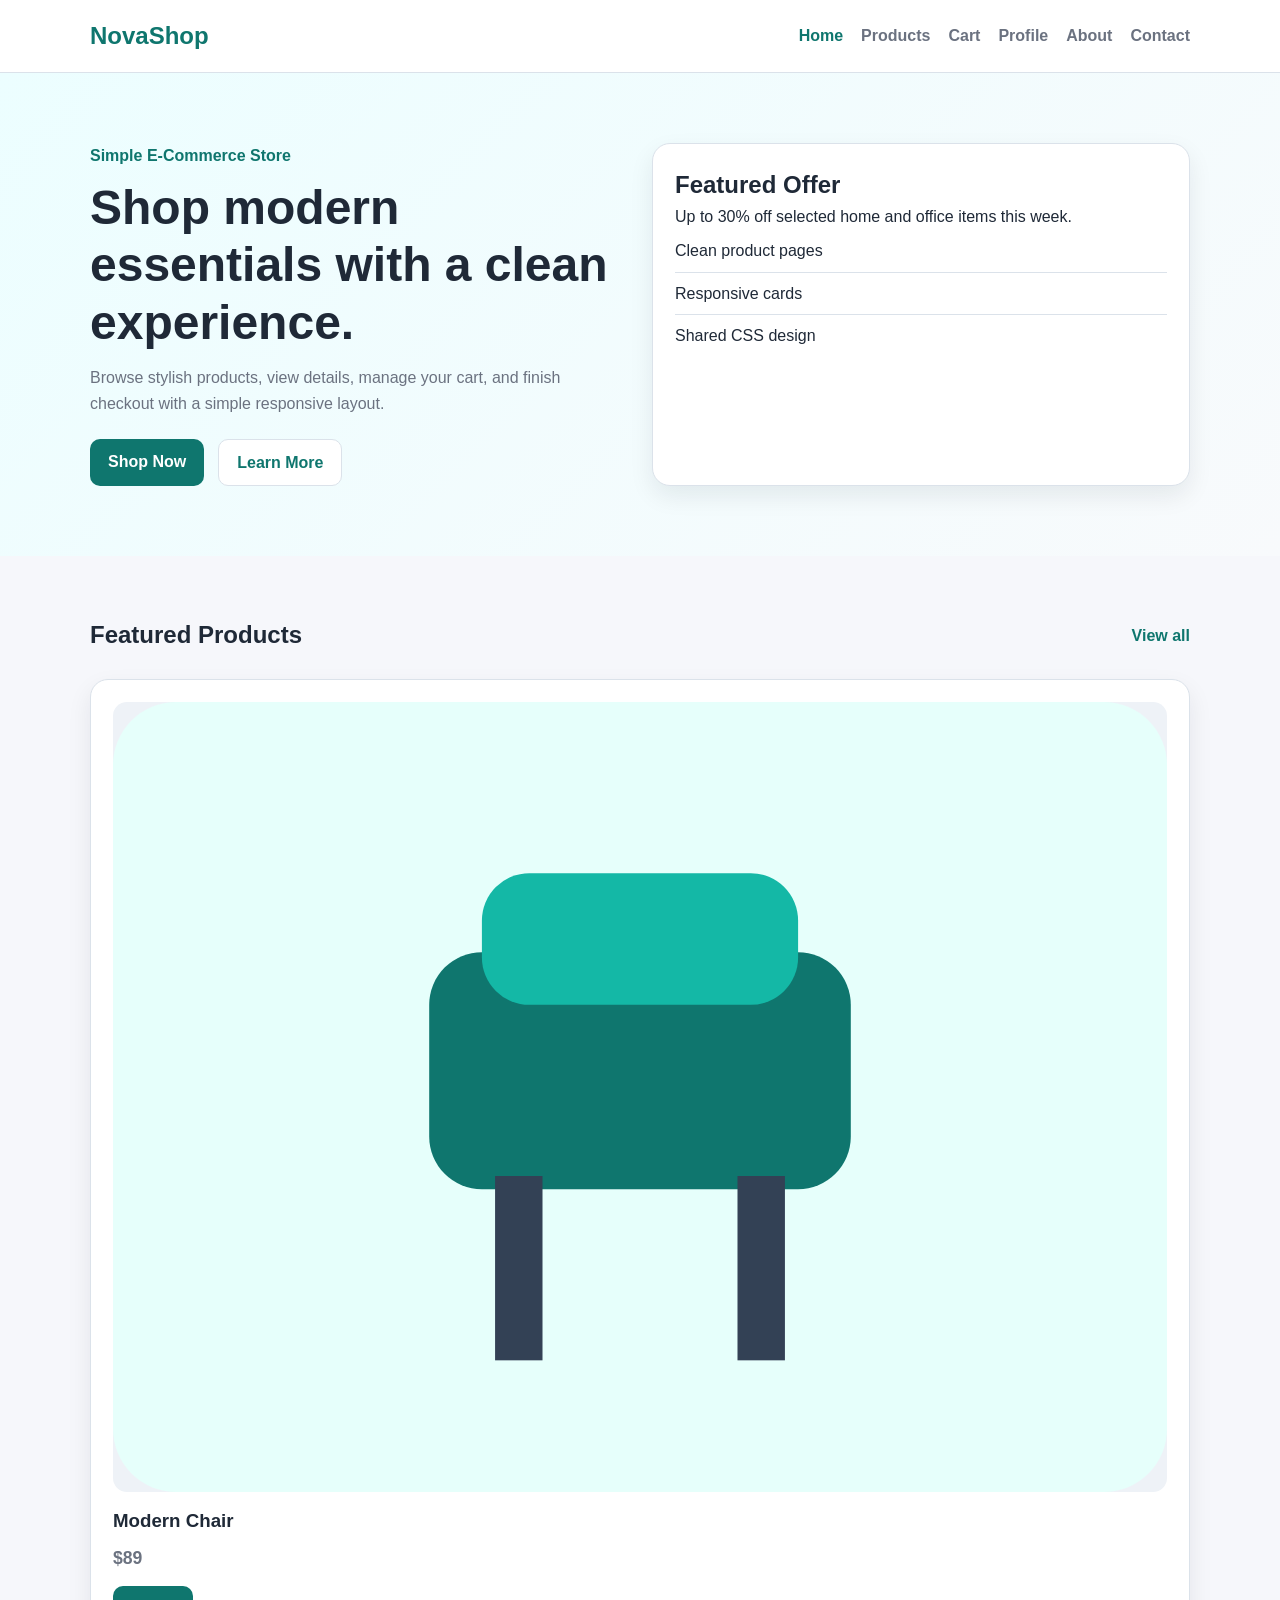
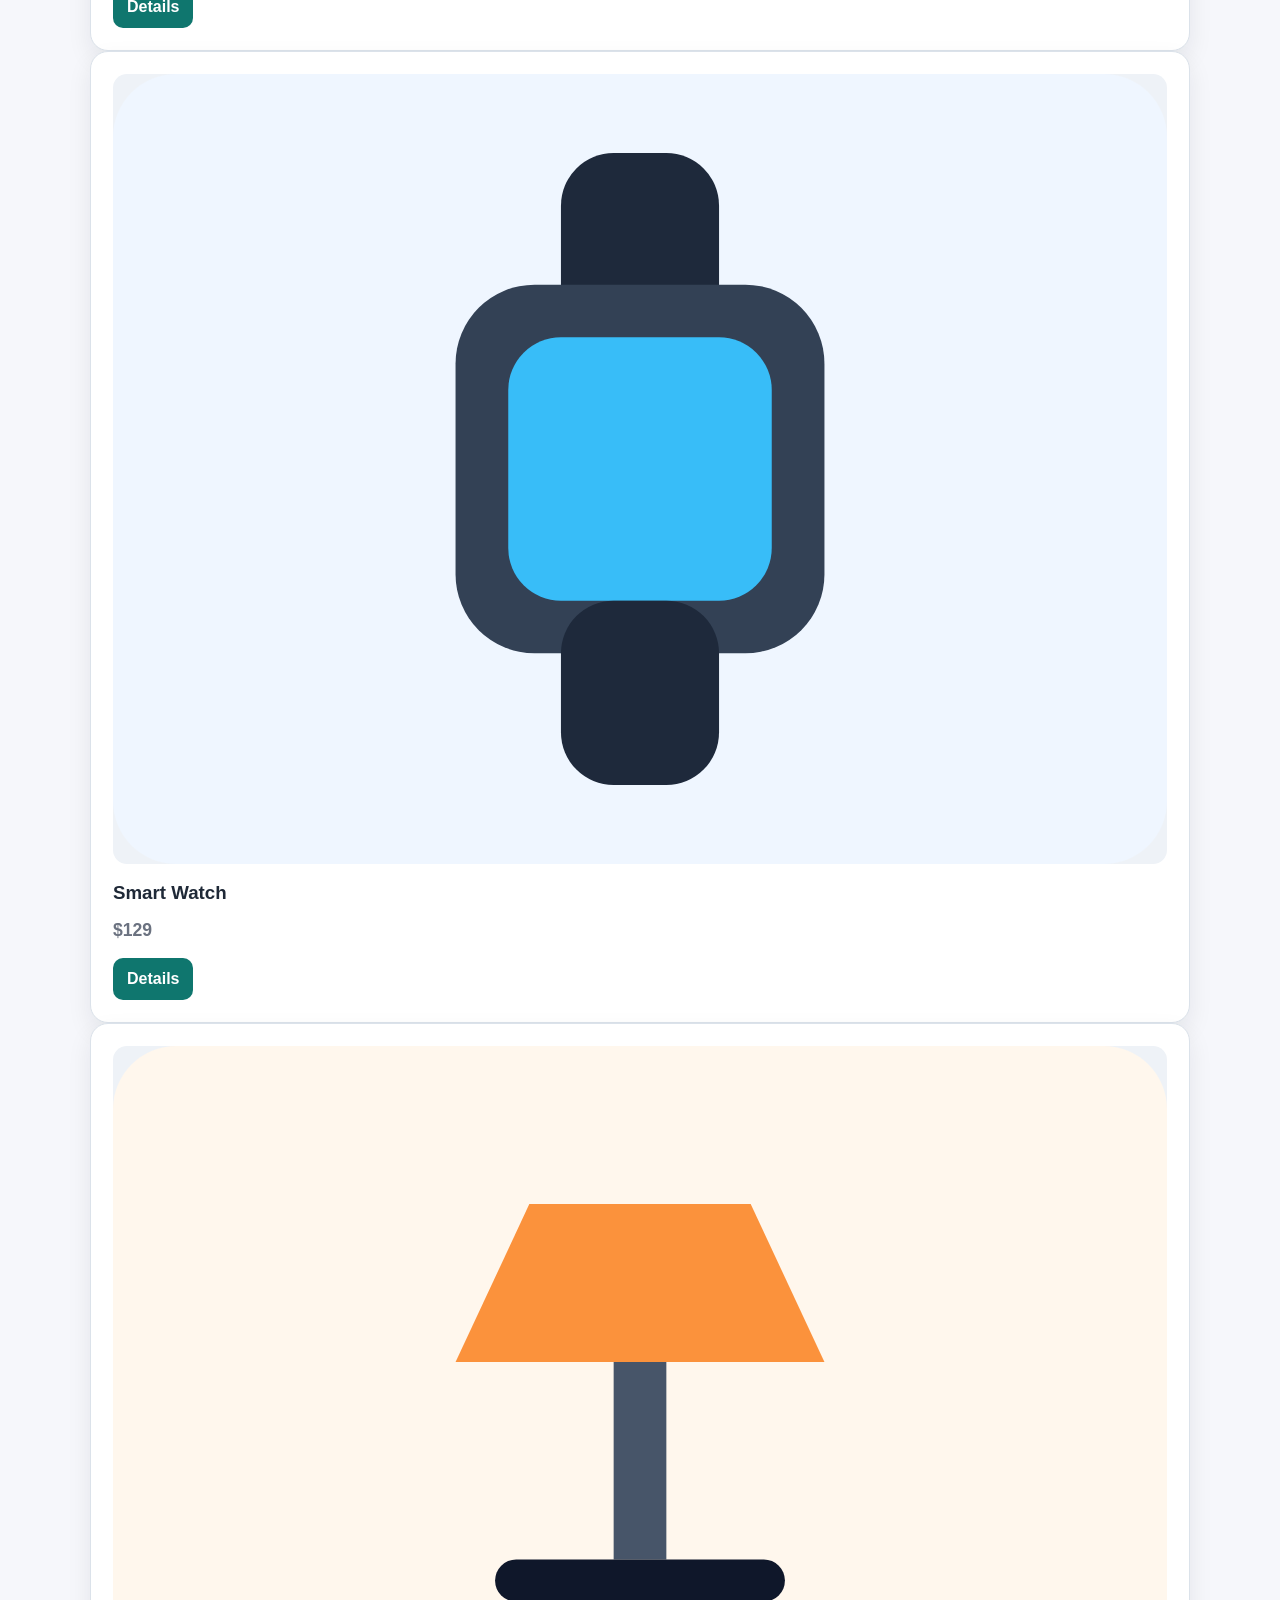
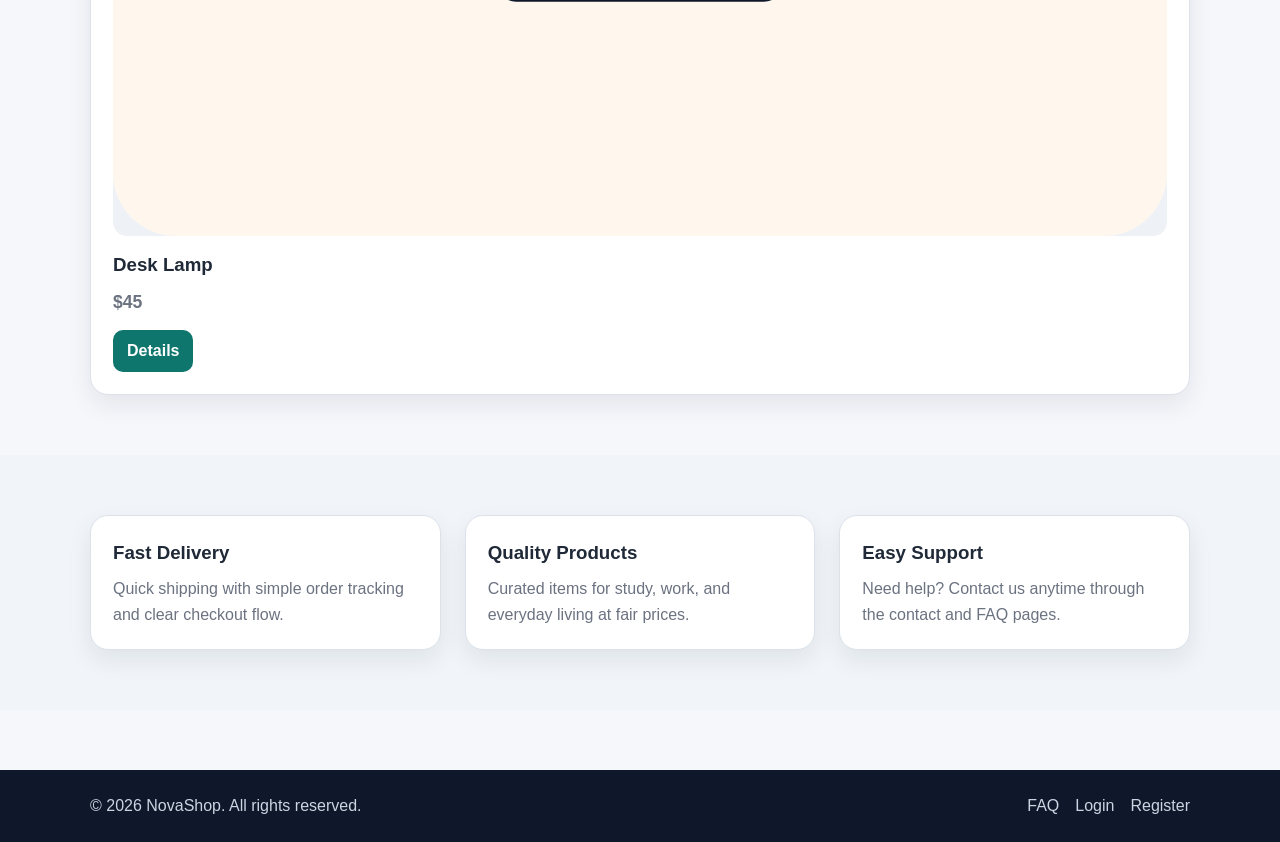
<file: ProjectFrontEnd/index.html>
<!DOCTYPE html>
<html lang="en">
<head>
  <meta charset="UTF-8">
  <meta name="viewport" content="width=device-width, initial-scale=1.0">
  <title>NovaShop | Home</title>
  <link rel="stylesheet" href="css/style.css">
</head>
<body>
  <!-- Main navigation -->
  <header class="site-header">
    <nav class="navbar container">
      <a class="logo" href="index.html">NovaShop</a>
      <div class="nav-links">
        <a href="index.html" class="active">Home</a>
        <a href="pages/products.html">Products</a>
        <a href="pages/cart.html">Cart</a>
        <a href="pages/profile.html">Profile</a>
        <a href="pages/about.html">About</a>
        <a href="pages/contact.html">Contact</a>
      </div>
    </nav>
  </header>

  <main>
    <!-- Hero section -->
    <section class="hero">
      <div class="container hero-grid">
        <div>
          <p class="tag">Simple E-Commerce Store</p>
          <h1>Shop modern essentials with a clean experience.</h1>
          <p class="lead">Browse stylish products, view details, manage your cart, and finish checkout with a simple responsive layout.</p>
          <div class="hero-actions">
            <a class="btn" href="pages/products.html">Shop Now</a>
            <a class="btn btn-light" href="pages/about.html">Learn More</a>
          </div>
        </div>
        <div class="hero-card">
          <h2>Featured Offer</h2>
          <p>Up to 30% off selected home and office items this week.</p>
          <ul class="feature-list">
            <li>Clean product pages</li>
            <li>Responsive cards</li>
            <li>Shared CSS design</li>
          </ul>
        </div>
      </div>
    </section>

    <!-- Featured products -->
    <section class="section container">
      <div class="section-head">
        <h2>Featured Products</h2>
        <a href="pages/products.html">View all</a>
      </div>
      <div class="product-grid">
        <article class="card product-card">
          <img src="images/chair.svg" alt="Modern chair">
          <h3>Modern Chair</h3>
          <p class="price">$89</p>
          <a class="btn small-btn" href="pages/product-details.html">Details</a>
        </article>
        <article class="card product-card">
          <img src="images/watch.svg" alt="Smart watch">
          <h3>Smart Watch</h3>
          <p class="price">$129</p>
          <a class="btn small-btn" href="pages/product-details.html">Details</a>
        </article>
        <article class="card product-card">
          <img src="images/lamp.svg" alt="Desk lamp">
          <h3>Desk Lamp</h3>
          <p class="price">$45</p>
          <a class="btn small-btn" href="pages/product-details.html">Details</a>
        </article>
      </div>
    </section>

    <!-- Benefits section -->
    <section class="section section-light">
      <div class="container info-grid">
        <article class="card">
          <h3>Fast Delivery</h3>
          <p>Quick shipping with simple order tracking and clear checkout flow.</p>
        </article>
        <article class="card">
          <h3>Quality Products</h3>
          <p>Curated items for study, work, and everyday living at fair prices.</p>
        </article>
        <article class="card">
          <h3>Easy Support</h3>
          <p>Need help? Contact us anytime through the contact and FAQ pages.</p>
        </article>
      </div>
    </section>
  </main>

  <footer class="site-footer">
    <div class="container footer-content">
      <p>&copy; 2026 NovaShop. All rights reserved.</p>
      <div class="footer-links">
        <a href="pages/faq.html">FAQ</a>
        <a href="pages/login.html">Login</a>
        <a href="pages/register.html">Register</a>
      </div>
    </div>
  </footer>
</body>
</html>
</file>
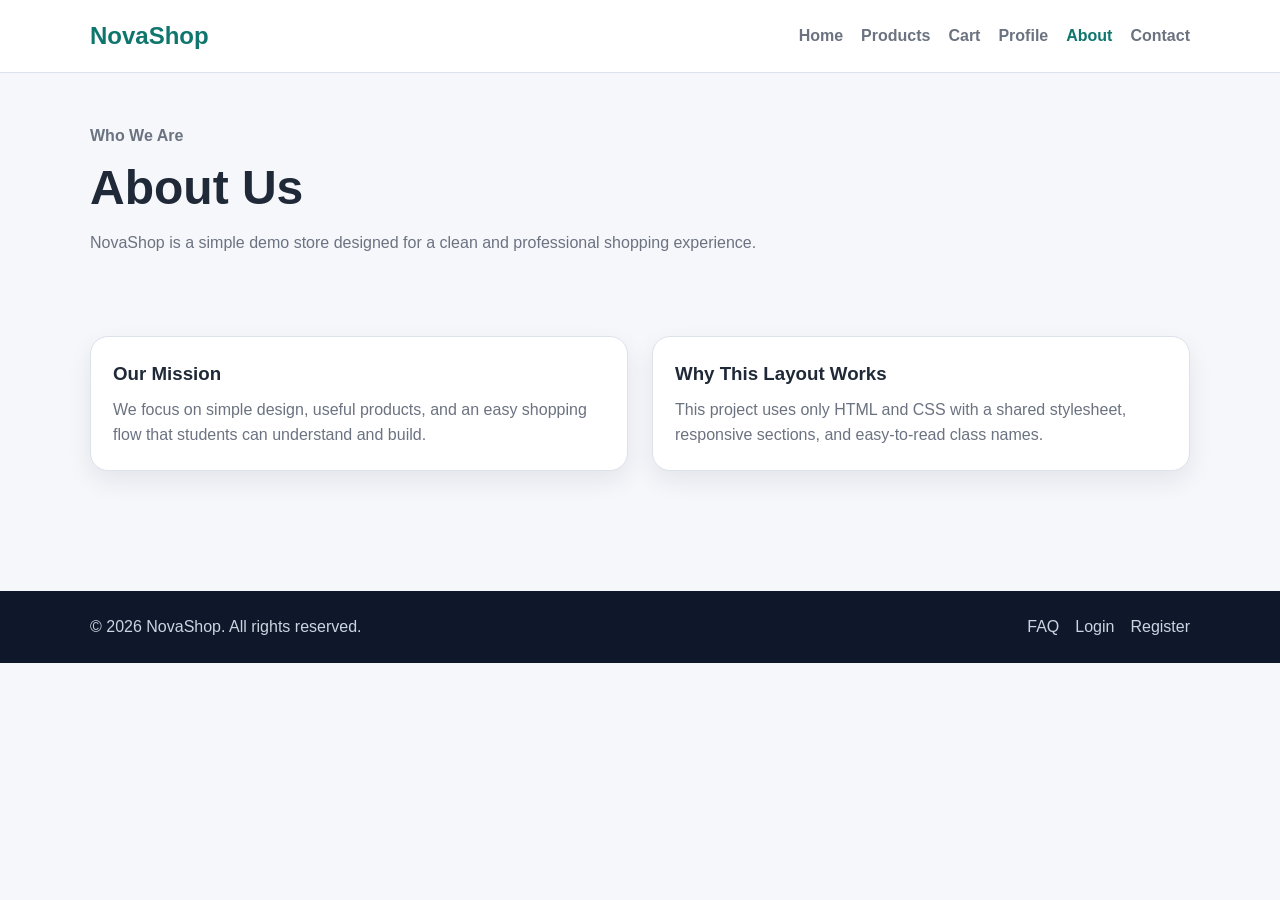
<file: ProjectFrontEnd/pages/about.html>
<!DOCTYPE html>
<html lang="en">
<head>
  <meta charset="UTF-8">
  <meta name="viewport" content="width=device-width, initial-scale=1.0">
  <title>NovaShop | About</title>
  <link rel="stylesheet" href="../css/style.css">
</head>
<body>
  <header class="site-header">
    <nav class="navbar container">
      <a class="logo" href="../index.html">NovaShop</a>
      <div class="nav-links">
        <a href="../index.html">Home</a>
        <a href="products.html">Products</a>
        <a href="cart.html">Cart</a>
        <a href="profile.html">Profile</a>
        <a href="about.html" class="active">About</a>
        <a href="contact.html">Contact</a>
      </div>
    </nav>
  </header>

  <main class="container">
    <section class="page-banner">
      <p class="page-tag">Who We Are</p>
      <h1>About Us</h1>
      <p>NovaShop is a simple demo store designed for a clean and professional shopping experience.</p>
    </section>

    <section class="two-column section">
      <article class="card">
        <h3>Our Mission</h3>
        <p>We focus on simple design, useful products, and an easy shopping flow that students can understand and build.</p>
      </article>
      <article class="card">
        <h3>Why This Layout Works</h3>
        <p>This project uses only HTML and CSS with a shared stylesheet, responsive sections, and easy-to-read class names.</p>
      </article>
    </section>
  </main>

  <footer class="site-footer">
    <div class="container footer-content">
      <p>&copy; 2026 NovaShop. All rights reserved.</p>
      <div class="footer-links">
        <a href="faq.html">FAQ</a>
        <a href="login.html">Login</a>
        <a href="register.html">Register</a>
      </div>
    </div>
  </footer>
</body>
</html>
</file>
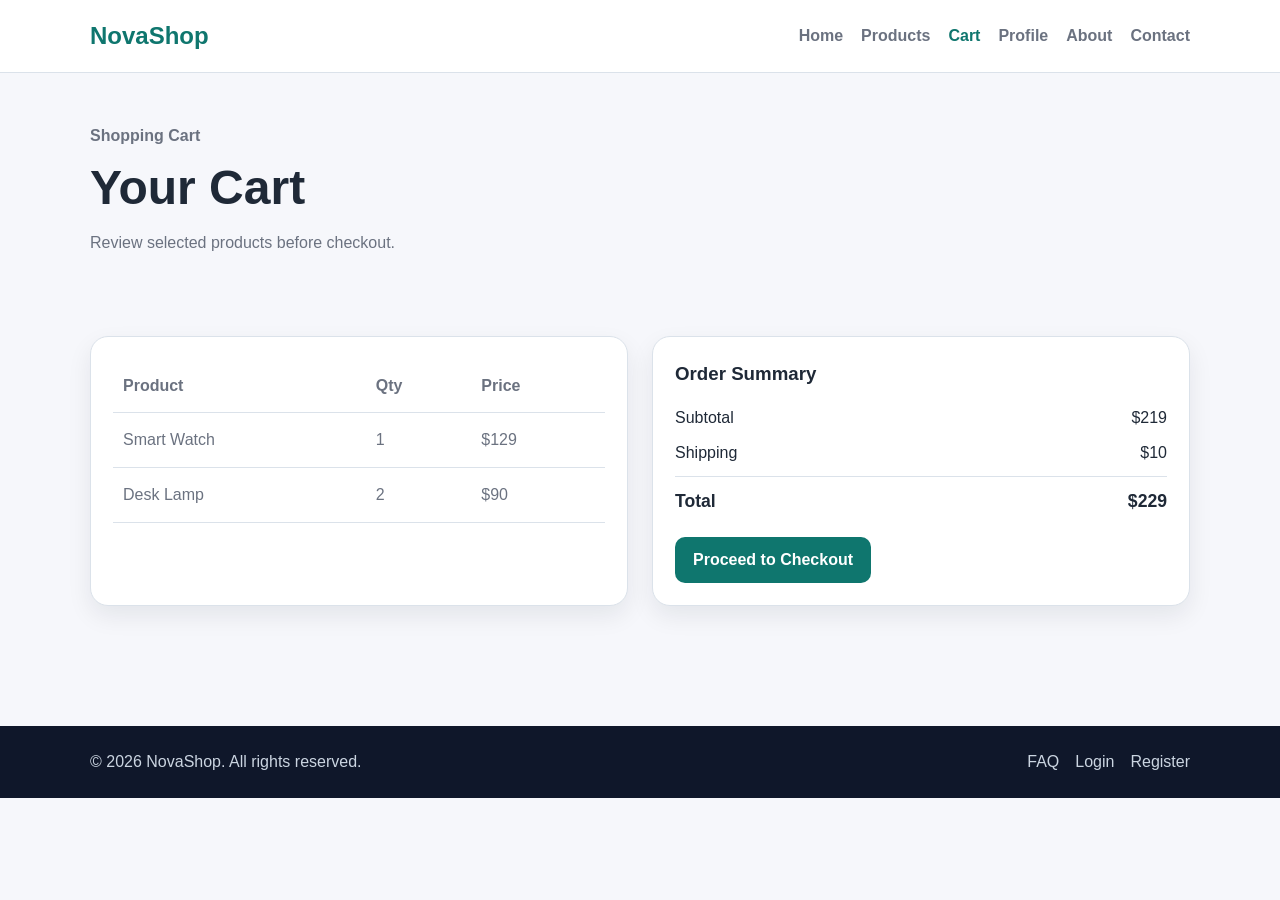
<file: ProjectFrontEnd/pages/cart.html>
<!DOCTYPE html>
<html lang="en">
<head>
  <meta charset="UTF-8">
  <meta name="viewport" content="width=device-width, initial-scale=1.0">
  <title>NovaShop | Cart</title>
  <link rel="stylesheet" href="../css/style.css">
</head>
<body>
  <header class="site-header">
    <nav class="navbar container">
      <a class="logo" href="../index.html">NovaShop</a>
      <div class="nav-links">
        <a href="../index.html">Home</a>
        <a href="products.html">Products</a>
        <a href="cart.html" class="active">Cart</a>
        <a href="profile.html">Profile</a>
        <a href="about.html">About</a>
        <a href="contact.html">Contact</a>
      </div>
    </nav>
  </header>

  <main class="container">
    <section class="page-banner">
      <p class="page-tag">Shopping Cart</p>
      <h1>Your Cart</h1>
      <p>Review selected products before checkout.</p>
    </section>

    <section class="two-column section">
      <div class="table-box">
        <table>
          <thead>
            <tr>
              <th>Product</th>
              <th>Qty</th>
              <th>Price</th>
            </tr>
          </thead>
          <tbody>
            <tr>
              <td>Smart Watch</td>
              <td>1</td>
              <td>$129</td>
            </tr>
            <tr>
              <td>Desk Lamp</td>
              <td>2</td>
              <td>$90</td>
            </tr>
          </tbody>
        </table>
      </div>

      <aside class="summary-box">
        <h3>Order Summary</h3>
        <div class="summary-line">
          <span>Subtotal</span>
          <span>$219</span>
        </div>
        <div class="summary-line">
          <span>Shipping</span>
          <span>$10</span>
        </div>
        <div class="summary-line summary-total">
          <span>Total</span>
          <span>$229</span>
        </div>
        <div class="action-row">
          <a class="btn" href="checkout.html">Proceed to Checkout</a>
        </div>
      </aside>
    </section>
  </main>

  <footer class="site-footer">
    <div class="container footer-content">
      <p>&copy; 2026 NovaShop. All rights reserved.</p>
      <div class="footer-links">
        <a href="faq.html">FAQ</a>
        <a href="login.html">Login</a>
        <a href="register.html">Register</a>
      </div>
    </div>
  </footer>
</body>
</html>
</file>
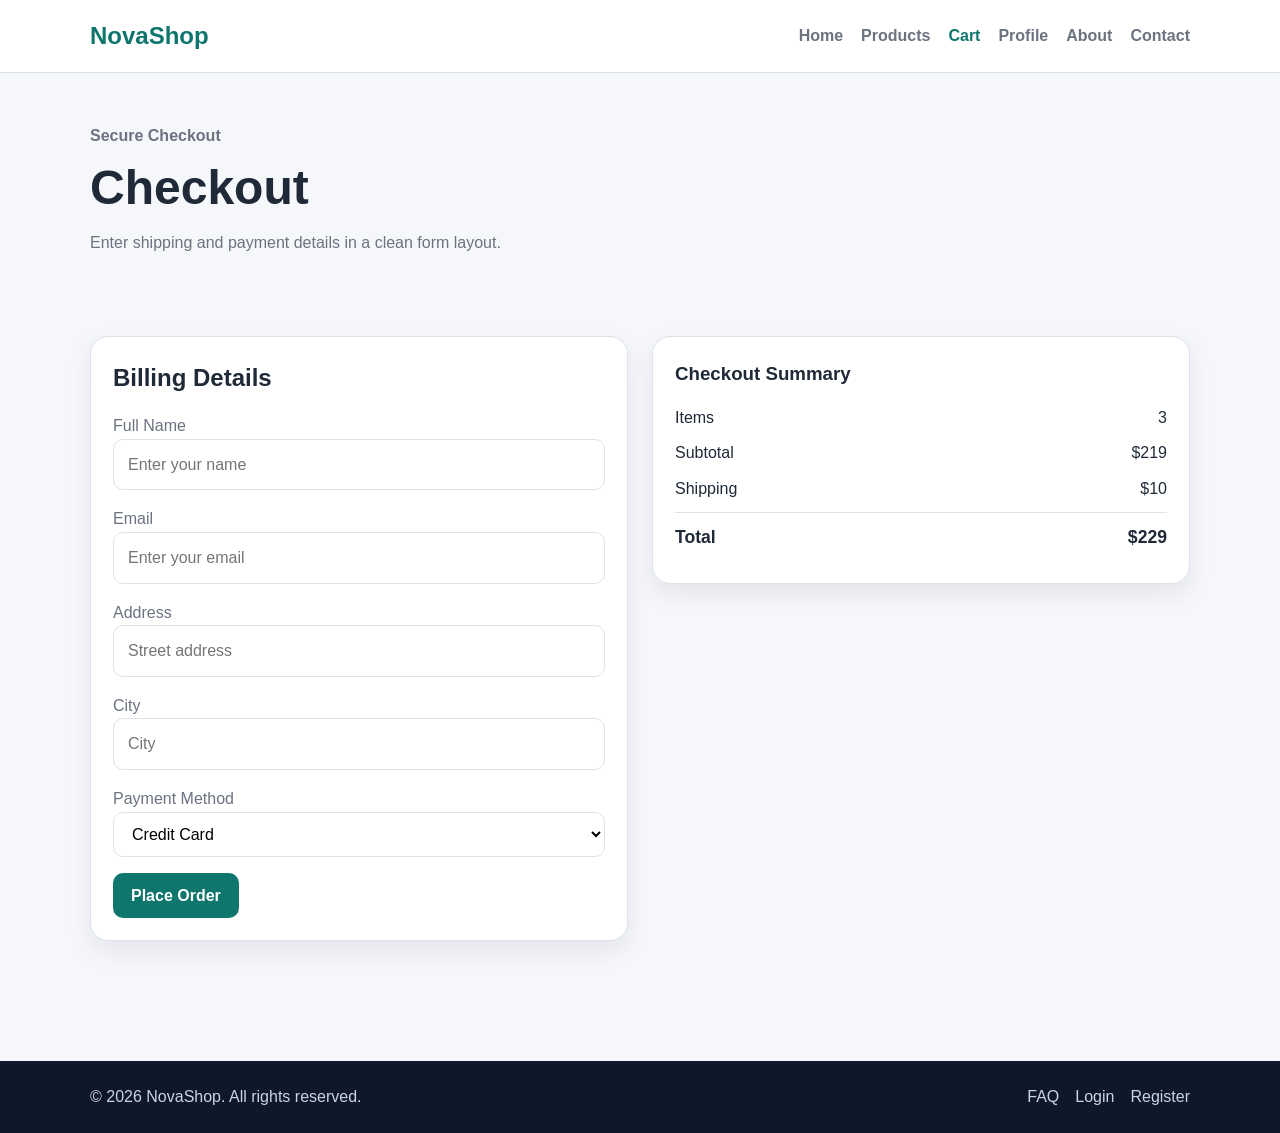
<file: ProjectFrontEnd/pages/checkout.html>
<!DOCTYPE html>
<html lang="en">
<head>
  <meta charset="UTF-8">
  <meta name="viewport" content="width=device-width, initial-scale=1.0">
  <title>NovaShop | Checkout</title>
  <link rel="stylesheet" href="../css/style.css">
</head>
<body>
  <header class="site-header">
    <nav class="navbar container">
      <a class="logo" href="../index.html">NovaShop</a>
      <div class="nav-links">
        <a href="../index.html">Home</a>
        <a href="products.html">Products</a>
        <a href="cart.html" class="active">Cart</a>
        <a href="profile.html">Profile</a>
        <a href="about.html">About</a>
        <a href="contact.html">Contact</a>
      </div>
    </nav>
  </header>

  <main class="container">
    <section class="page-banner">
      <p class="page-tag">Secure Checkout</p>
      <h1>Checkout</h1>
      <p>Enter shipping and payment details in a clean form layout.</p>
    </section>

    <section class="form-layout section">
      <form class="form-box">
        <h2>Billing Details</h2>
        <div class="field-group">
          <label for="name">Full Name</label>
          <input id="name" type="text" placeholder="Enter your name">
        </div>
        <div class="field-group">
          <label for="email">Email</label>
          <input id="email" type="email" placeholder="Enter your email">
        </div>
        <div class="field-group">
          <label for="address">Address</label>
          <input id="address" type="text" placeholder="Street address">
        </div>
        <div class="field-group">
          <label for="city">City</label>
          <input id="city" type="text" placeholder="City">
        </div>
        <div class="field-group">
          <label for="payment">Payment Method</label>
          <select id="payment">
            <option>Credit Card</option>
            <option>Cash on Delivery</option>
          </select>
        </div>
        <a class="btn" href="orders.html">Place Order</a>
      </form>

      <aside class="summary-box">
        <h3>Checkout Summary</h3>
        <div class="summary-line">
          <span>Items</span>
          <span>3</span>
        </div>
        <div class="summary-line">
          <span>Subtotal</span>
          <span>$219</span>
        </div>
        <div class="summary-line">
          <span>Shipping</span>
          <span>$10</span>
        </div>
        <div class="summary-line summary-total">
          <span>Total</span>
          <span>$229</span>
        </div>
      </aside>
    </section>
  </main>

  <footer class="site-footer">
    <div class="container footer-content">
      <p>&copy; 2026 NovaShop. All rights reserved.</p>
      <div class="footer-links">
        <a href="faq.html">FAQ</a>
        <a href="login.html">Login</a>
        <a href="register.html">Register</a>
      </div>
    </div>
  </footer>
</body>
</html>
</file>
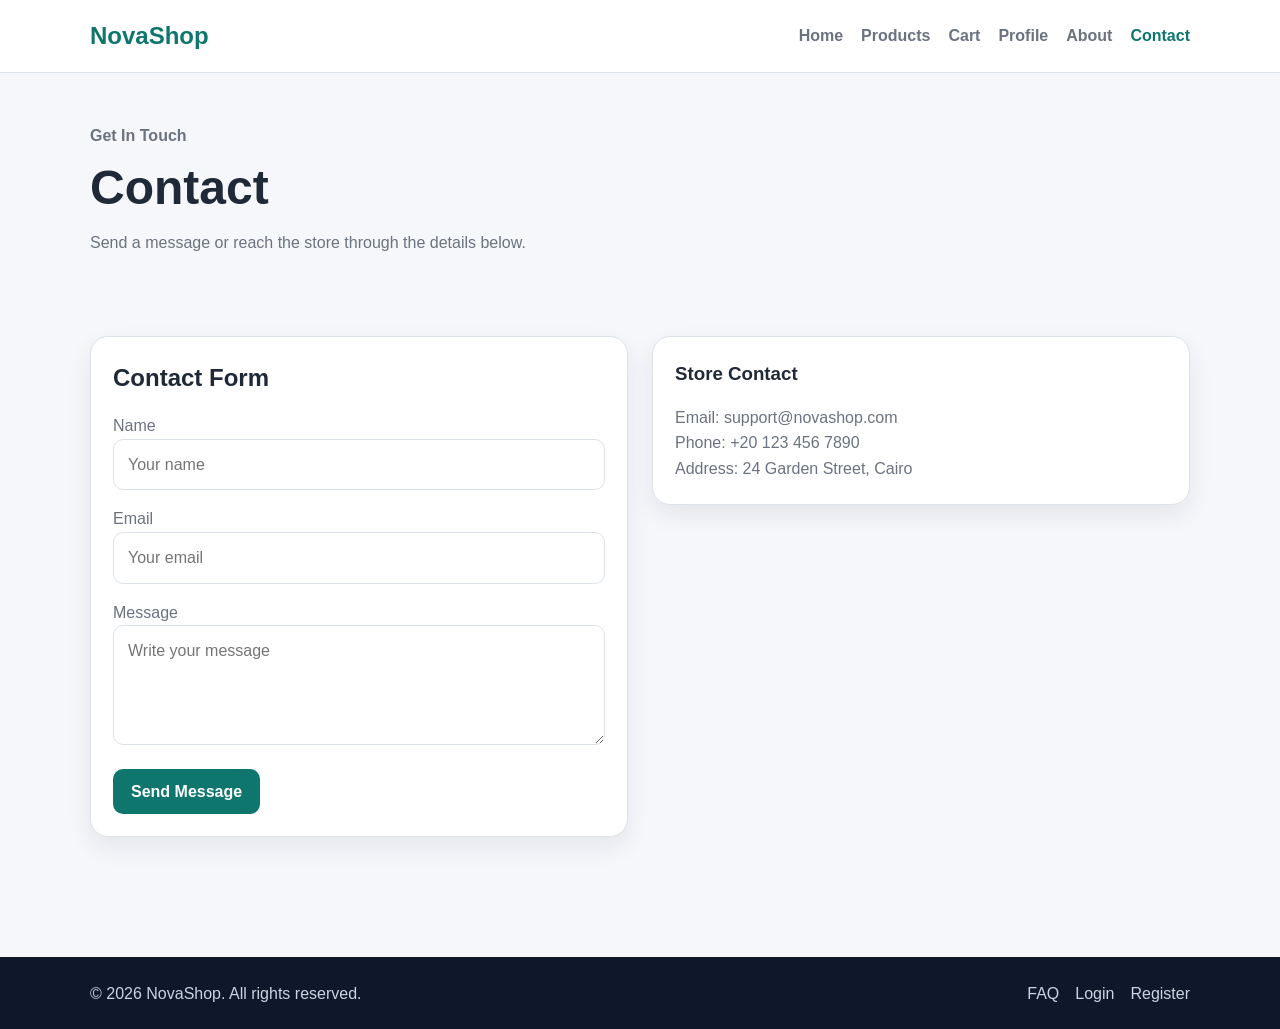
<file: ProjectFrontEnd/pages/contact.html>
<!DOCTYPE html>
<html lang="en">
<head>
  <meta charset="UTF-8">
  <meta name="viewport" content="width=device-width, initial-scale=1.0">
  <title>NovaShop | Contact</title>
  <link rel="stylesheet" href="../css/style.css">
</head>
<body>
  <header class="site-header">
    <nav class="navbar container">
      <a class="logo" href="../index.html">NovaShop</a>
      <div class="nav-links">
        <a href="../index.html">Home</a>
        <a href="products.html">Products</a>
        <a href="cart.html">Cart</a>
        <a href="profile.html">Profile</a>
        <a href="about.html">About</a>
        <a href="contact.html" class="active">Contact</a>
      </div>
    </nav>
  </header>

  <main class="container">
    <section class="page-banner">
      <p class="page-tag">Get In Touch</p>
      <h1>Contact</h1>
      <p>Send a message or reach the store through the details below.</p>
    </section>

    <section class="form-layout section">
      <form class="form-box">
        <h2>Contact Form</h2>
        <div class="field-group">
          <label for="contact-name">Name</label>
          <input id="contact-name" type="text" placeholder="Your name">
        </div>
        <div class="field-group">
          <label for="contact-email">Email</label>
          <input id="contact-email" type="email" placeholder="Your email">
        </div>
        <div class="field-group">
          <label for="message">Message</label>
          <textarea id="message" placeholder="Write your message"></textarea>
        </div>
        <a class="btn" href="contact.html">Send Message</a>
      </form>

      <article class="summary-box">
        <h3>Store Contact</h3>
        <p class="muted">Email: support@novashop.com</p>
        <p class="muted">Phone: +20 123 456 7890</p>
        <p class="muted">Address: 24 Garden Street, Cairo</p>
      </article>
    </section>
  </main>

  <footer class="site-footer">
    <div class="container footer-content">
      <p>&copy; 2026 NovaShop. All rights reserved.</p>
      <div class="footer-links">
        <a href="faq.html">FAQ</a>
        <a href="login.html">Login</a>
        <a href="register.html">Register</a>
      </div>
    </div>
  </footer>
</body>
</html>
</file>
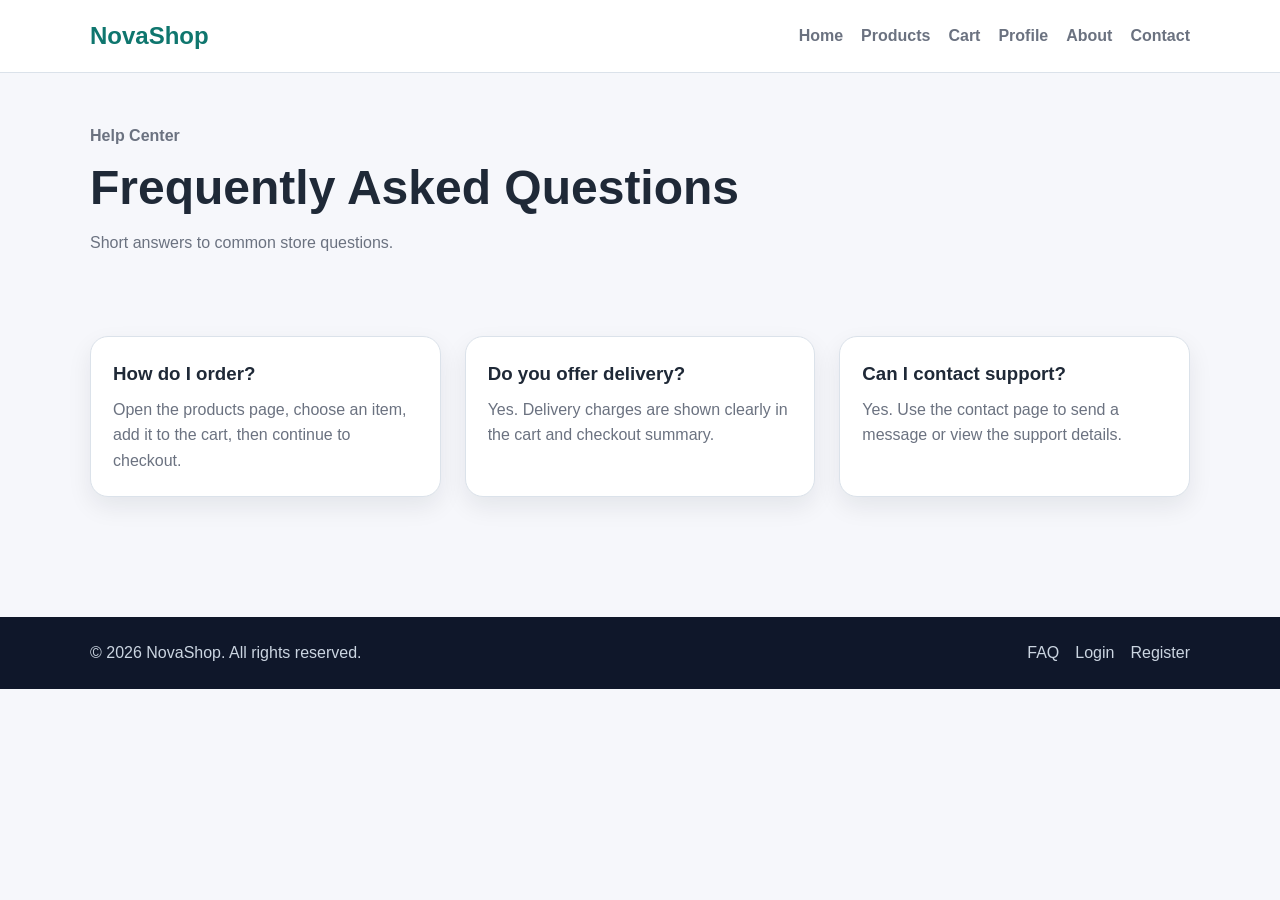
<file: ProjectFrontEnd/pages/faq.html>
<!DOCTYPE html>
<html lang="en">
<head>
  <meta charset="UTF-8">
  <meta name="viewport" content="width=device-width, initial-scale=1.0">
  <title>NovaShop | FAQ</title>
  <link rel="stylesheet" href="../css/style.css">
</head>
<body>
  <header class="site-header">
    <nav class="navbar container">
      <a class="logo" href="../index.html">NovaShop</a>
      <div class="nav-links">
        <a href="../index.html">Home</a>
        <a href="products.html">Products</a>
        <a href="cart.html">Cart</a>
        <a href="profile.html">Profile</a>
        <a href="about.html">About</a>
        <a href="contact.html">Contact</a>
      </div>
    </nav>
  </header>

  <main class="container">
    <section class="page-banner">
      <p class="page-tag">Help Center</p>
      <h1>Frequently Asked Questions</h1>
      <p>Short answers to common store questions.</p>
    </section>

    <section class="info-grid section">
      <article class="card">
        <h3>How do I order?</h3>
        <p>Open the products page, choose an item, add it to the cart, then continue to checkout.</p>
      </article>
      <article class="card">
        <h3>Do you offer delivery?</h3>
        <p>Yes. Delivery charges are shown clearly in the cart and checkout summary.</p>
      </article>
      <article class="card">
        <h3>Can I contact support?</h3>
        <p>Yes. Use the contact page to send a message or view the support details.</p>
      </article>
    </section>
  </main>

  <footer class="site-footer">
    <div class="container footer-content">
      <p>&copy; 2026 NovaShop. All rights reserved.</p>
      <div class="footer-links">
        <a href="faq.html">FAQ</a>
        <a href="login.html">Login</a>
        <a href="register.html">Register</a>
      </div>
    </div>
  </footer>
</body>
</html>
</file>
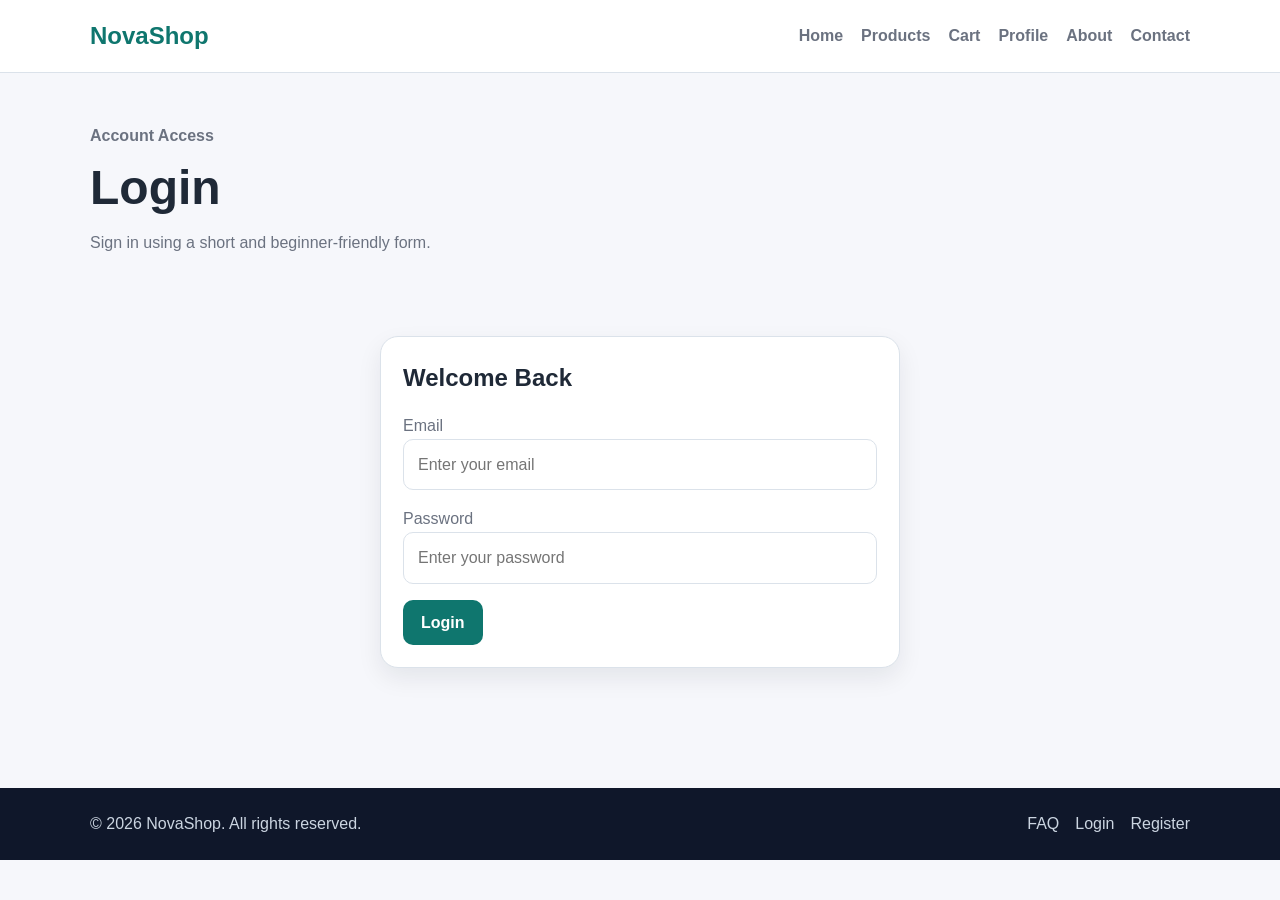
<file: ProjectFrontEnd/pages/login.html>
<!DOCTYPE html>
<html lang="en">
<head>
  <meta charset="UTF-8">
  <meta name="viewport" content="width=device-width, initial-scale=1.0">
  <title>NovaShop | Login</title>
  <link rel="stylesheet" href="../css/style.css">
</head>
<body>
  <header class="site-header">
    <nav class="navbar container">
      <a class="logo" href="../index.html">NovaShop</a>
      <div class="nav-links">
        <a href="../index.html">Home</a>
        <a href="products.html">Products</a>
        <a href="cart.html">Cart</a>
        <a href="profile.html">Profile</a>
        <a href="about.html">About</a>
        <a href="contact.html">Contact</a>
      </div>
    </nav>
  </header>

  <main class="container">
    <section class="page-banner">
      <p class="page-tag">Account Access</p>
      <h1>Login</h1>
      <p>Sign in using a short and beginner-friendly form.</p>
    </section>

    <section class="section">
      <form class="form-box" style="max-width: 520px; margin: 0 auto;">
        <h2>Welcome Back</h2>
        <div class="field-group">
          <label for="login-email">Email</label>
          <input id="login-email" type="email" placeholder="Enter your email">
        </div>
        <div class="field-group">
          <label for="login-password">Password</label>
          <input id="login-password" type="password" placeholder="Enter your password">
        </div>
        <a class="btn" href="profile.html">Login</a>
      </form>
    </section>
  </main>

  <footer class="site-footer">
    <div class="container footer-content">
      <p>&copy; 2026 NovaShop. All rights reserved.</p>
      <div class="footer-links">
        <a href="faq.html">FAQ</a>
        <a href="login.html">Login</a>
        <a href="register.html">Register</a>
      </div>
    </div>
  </footer>
</body>
</html>
</file>
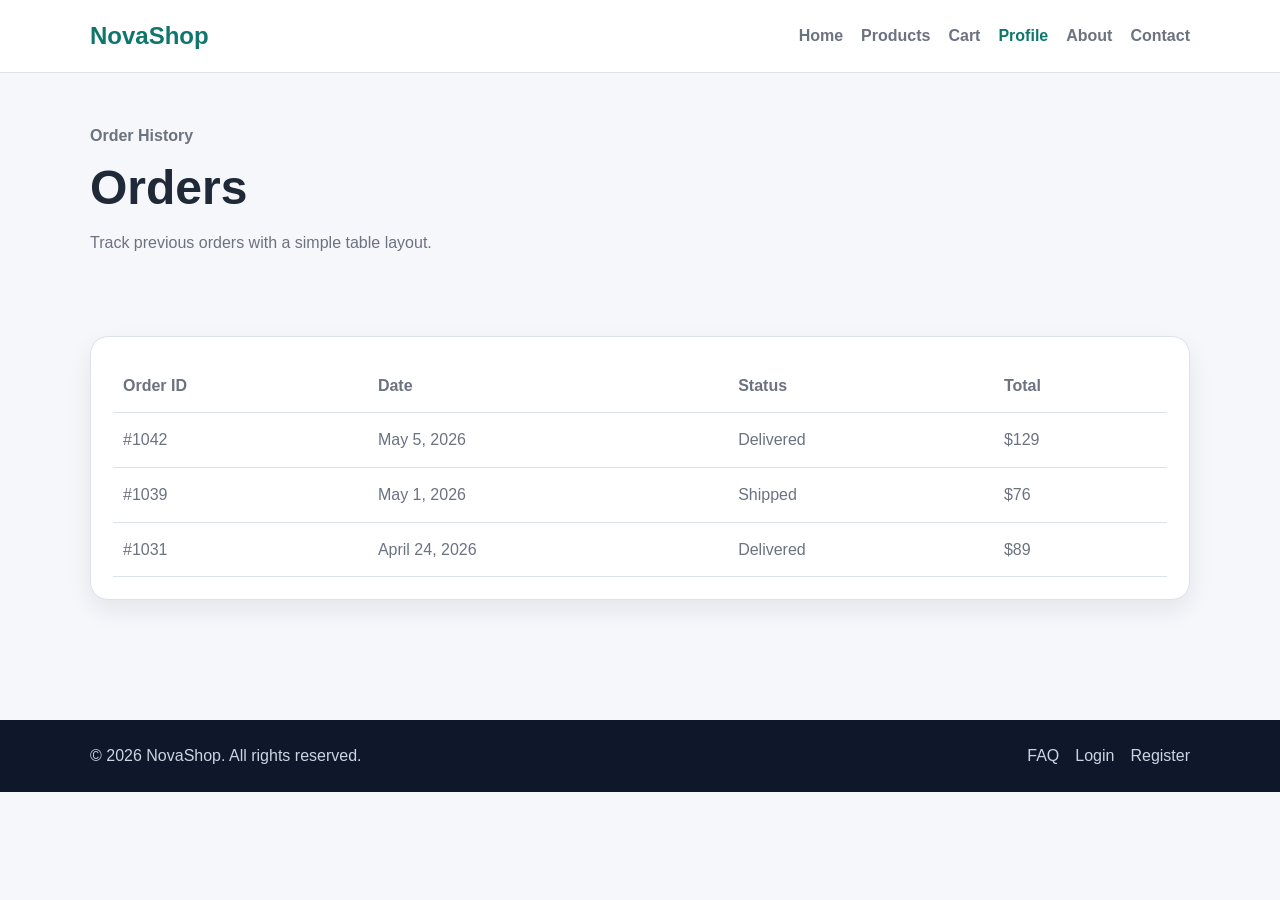
<file: ProjectFrontEnd/pages/orders.html>
<!DOCTYPE html>
<html lang="en">
<head>
  <meta charset="UTF-8">
  <meta name="viewport" content="width=device-width, initial-scale=1.0">
  <title>NovaShop | Orders</title>
  <link rel="stylesheet" href="../css/style.css">
</head>
<body>
  <header class="site-header">
    <nav class="navbar container">
      <a class="logo" href="../index.html">NovaShop</a>
      <div class="nav-links">
        <a href="../index.html">Home</a>
        <a href="products.html">Products</a>
        <a href="cart.html">Cart</a>
        <a href="profile.html" class="active">Profile</a>
        <a href="about.html">About</a>
        <a href="contact.html">Contact</a>
      </div>
    </nav>
  </header>

  <main class="container">
    <section class="page-banner">
      <p class="page-tag">Order History</p>
      <h1>Orders</h1>
      <p>Track previous orders with a simple table layout.</p>
    </section>

    <section class="section">
      <div class="table-box">
        <table>
          <thead>
            <tr>
              <th>Order ID</th>
              <th>Date</th>
              <th>Status</th>
              <th>Total</th>
            </tr>
          </thead>
          <tbody>
            <tr>
              <td>#1042</td>
              <td>May 5, 2026</td>
              <td>Delivered</td>
              <td>$129</td>
            </tr>
            <tr>
              <td>#1039</td>
              <td>May 1, 2026</td>
              <td>Shipped</td>
              <td>$76</td>
            </tr>
            <tr>
              <td>#1031</td>
              <td>April 24, 2026</td>
              <td>Delivered</td>
              <td>$89</td>
            </tr>
          </tbody>
        </table>
      </div>
    </section>
  </main>

  <footer class="site-footer">
    <div class="container footer-content">
      <p>&copy; 2026 NovaShop. All rights reserved.</p>
      <div class="footer-links">
        <a href="faq.html">FAQ</a>
        <a href="login.html">Login</a>
        <a href="register.html">Register</a>
      </div>
    </div>
  </footer>
</body>
</html>
</file>
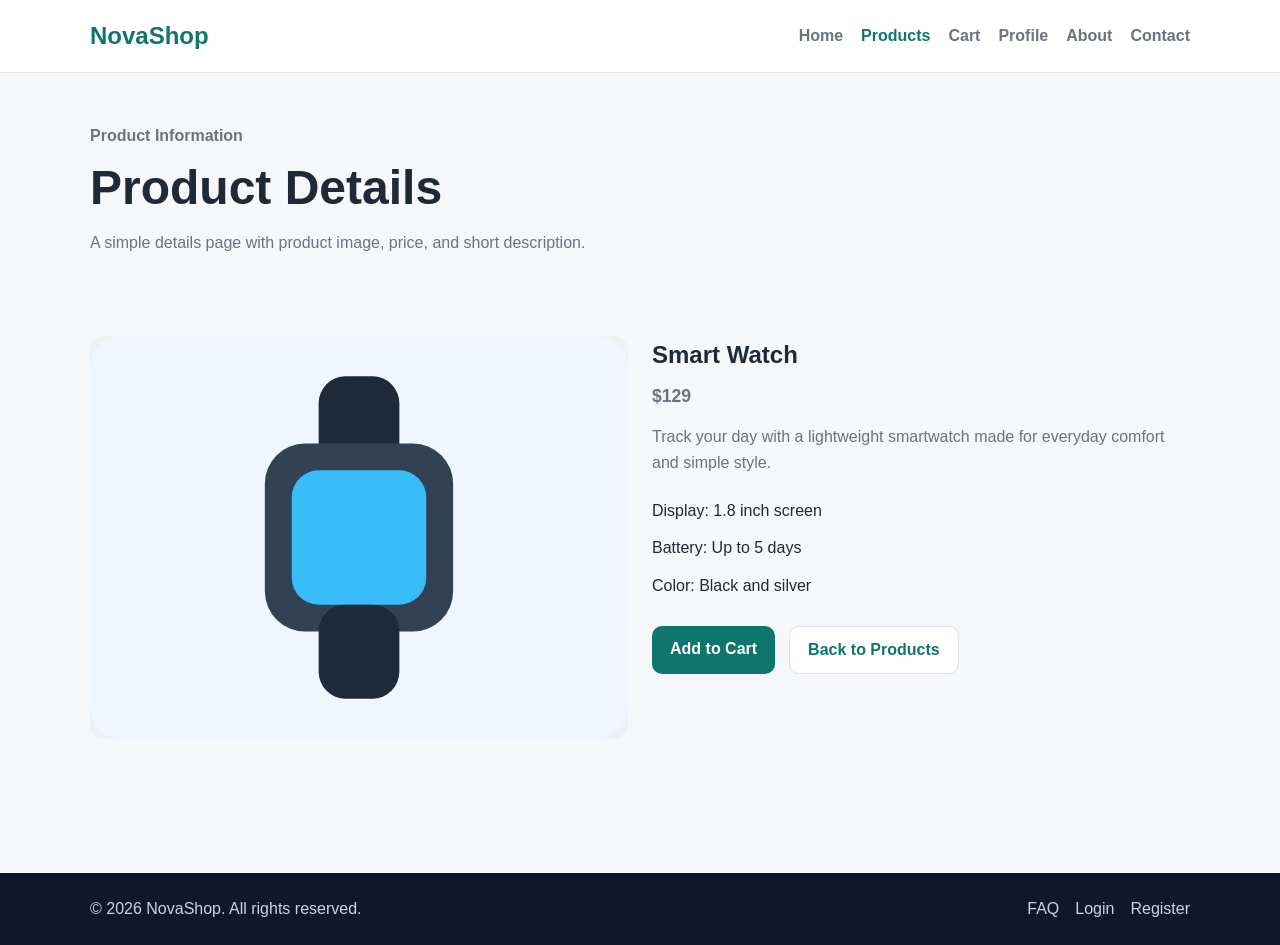
<file: ProjectFrontEnd/pages/product-details.html>
<!DOCTYPE html>
<html lang="en">
<head>
  <meta charset="UTF-8">
  <meta name="viewport" content="width=device-width, initial-scale=1.0">
  <title>NovaShop | Product Details</title>
  <link rel="stylesheet" href="../css/style.css">
</head>
<body>
  <header class="site-header">
    <nav class="navbar container">
      <a class="logo" href="../index.html">NovaShop</a>
      <div class="nav-links">
        <a href="../index.html">Home</a>
        <a href="products.html" class="active">Products</a>
        <a href="cart.html">Cart</a>
        <a href="profile.html">Profile</a>
        <a href="about.html">About</a>
        <a href="contact.html">Contact</a>
      </div>
    </nav>
  </header>

  <main class="container">
    <section class="page-banner">
      <p class="page-tag">Product Information</p>
      <h1>Product Details</h1>
      <p>A simple details page with product image, price, and short description.</p>
    </section>

    <section class="product-detail section">
      <div>
        <img class="detail-image" src="../images/watch.svg" alt="Smart watch">
      </div>
      <div class="detail-info">
        <h2>Smart Watch</h2>
        <p class="price">$129</p>
        <p>Track your day with a lightweight smartwatch made for everyday comfort and simple style.</p>
        <ul>
          <li>Display: 1.8 inch screen</li>
          <li>Battery: Up to 5 days</li>
          <li>Color: Black and silver</li>
        </ul>
        <div class="action-row">
          <a class="btn" href="cart.html">Add to Cart</a>
          <a class="btn btn-light" href="products.html">Back to Products</a>
        </div>
      </div>
    </section>
  </main>

  <footer class="site-footer">
    <div class="container footer-content">
      <p>&copy; 2026 NovaShop. All rights reserved.</p>
      <div class="footer-links">
        <a href="faq.html">FAQ</a>
        <a href="login.html">Login</a>
        <a href="register.html">Register</a>
      </div>
    </div>
  </footer>
</body>
</html>
</file>
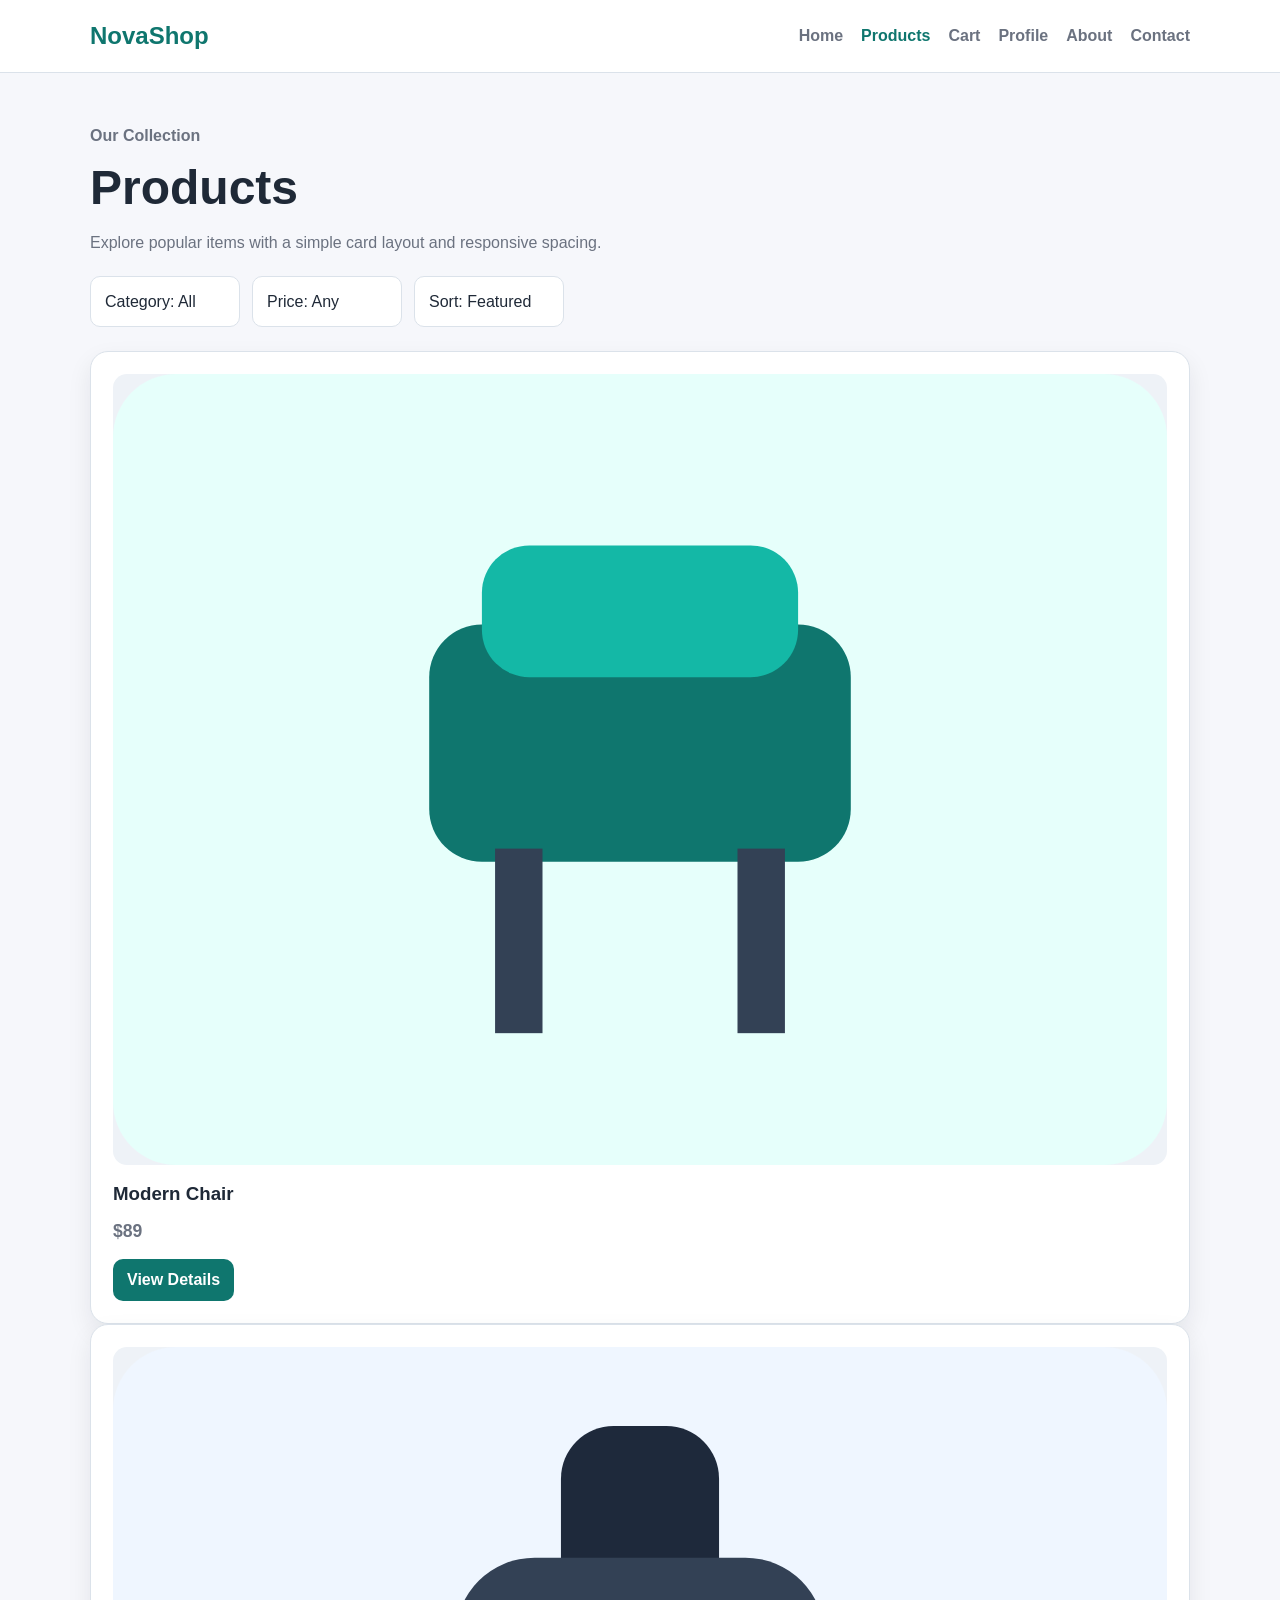
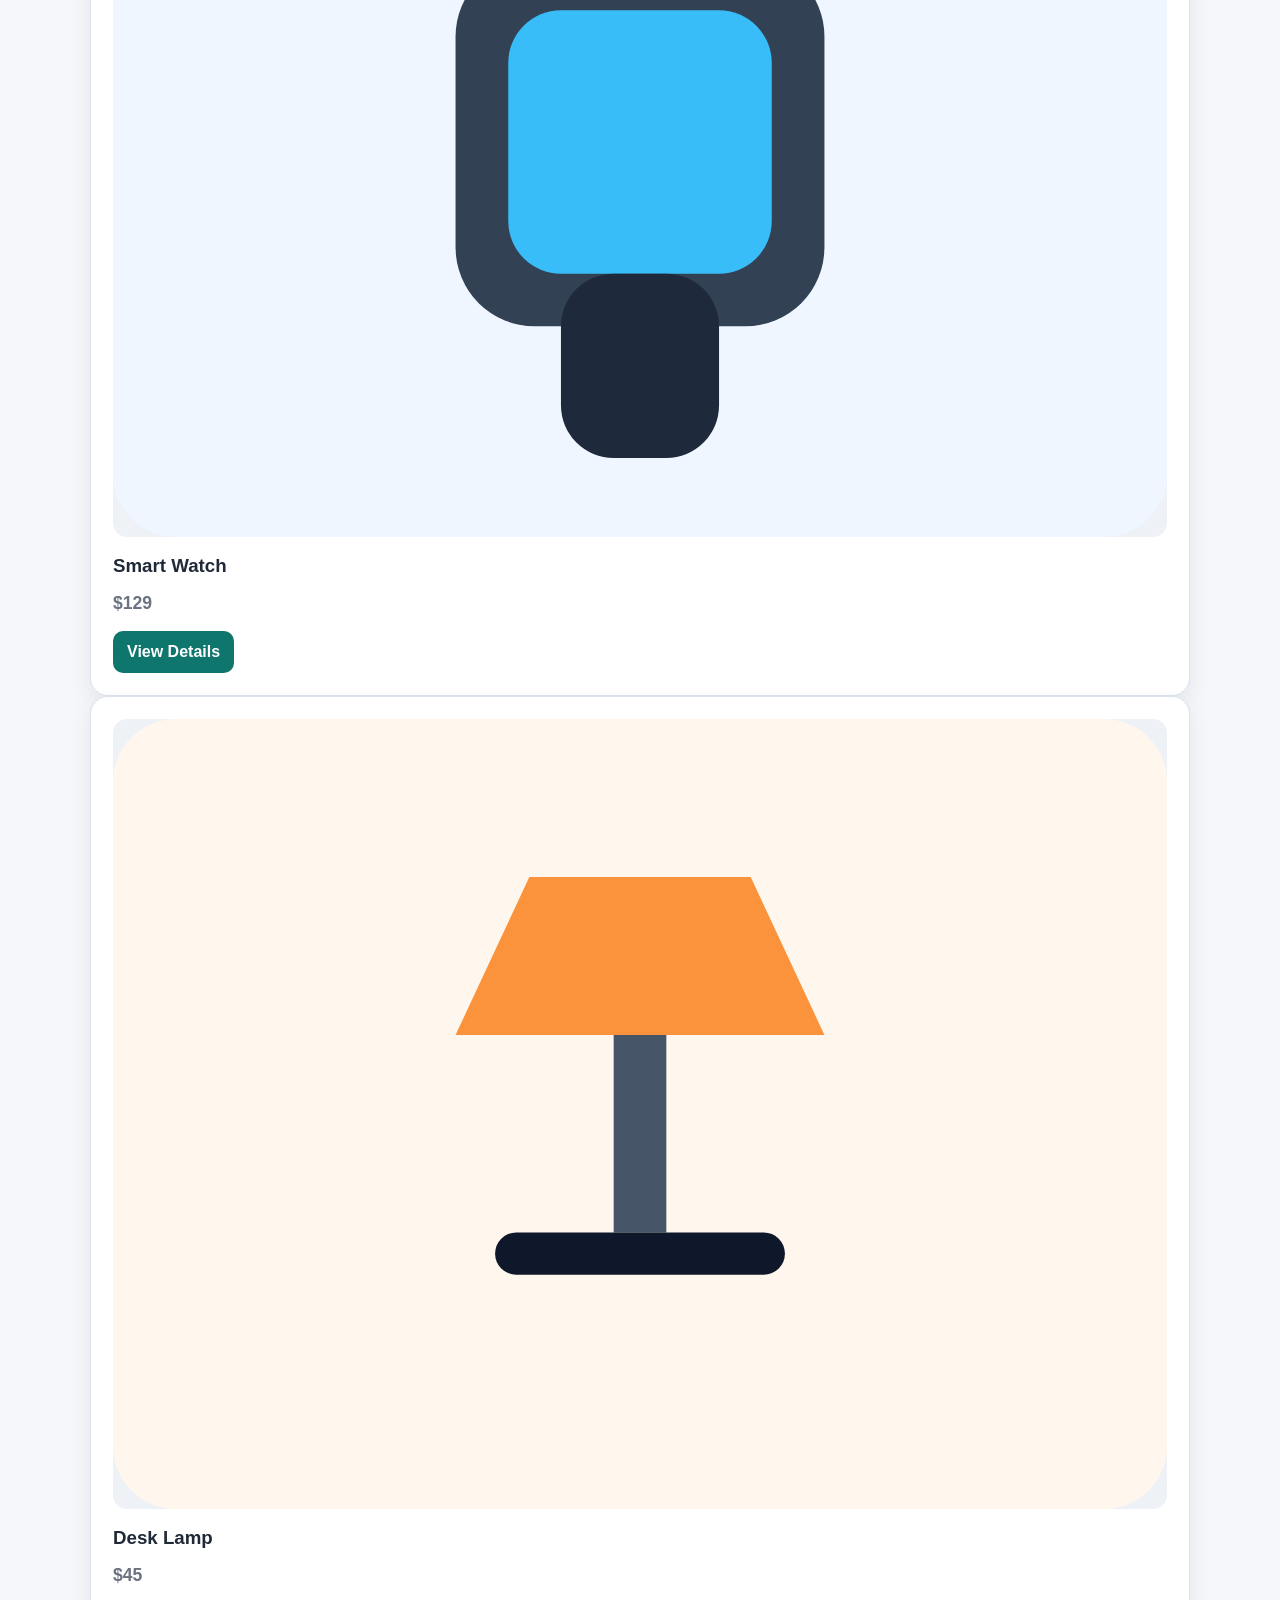
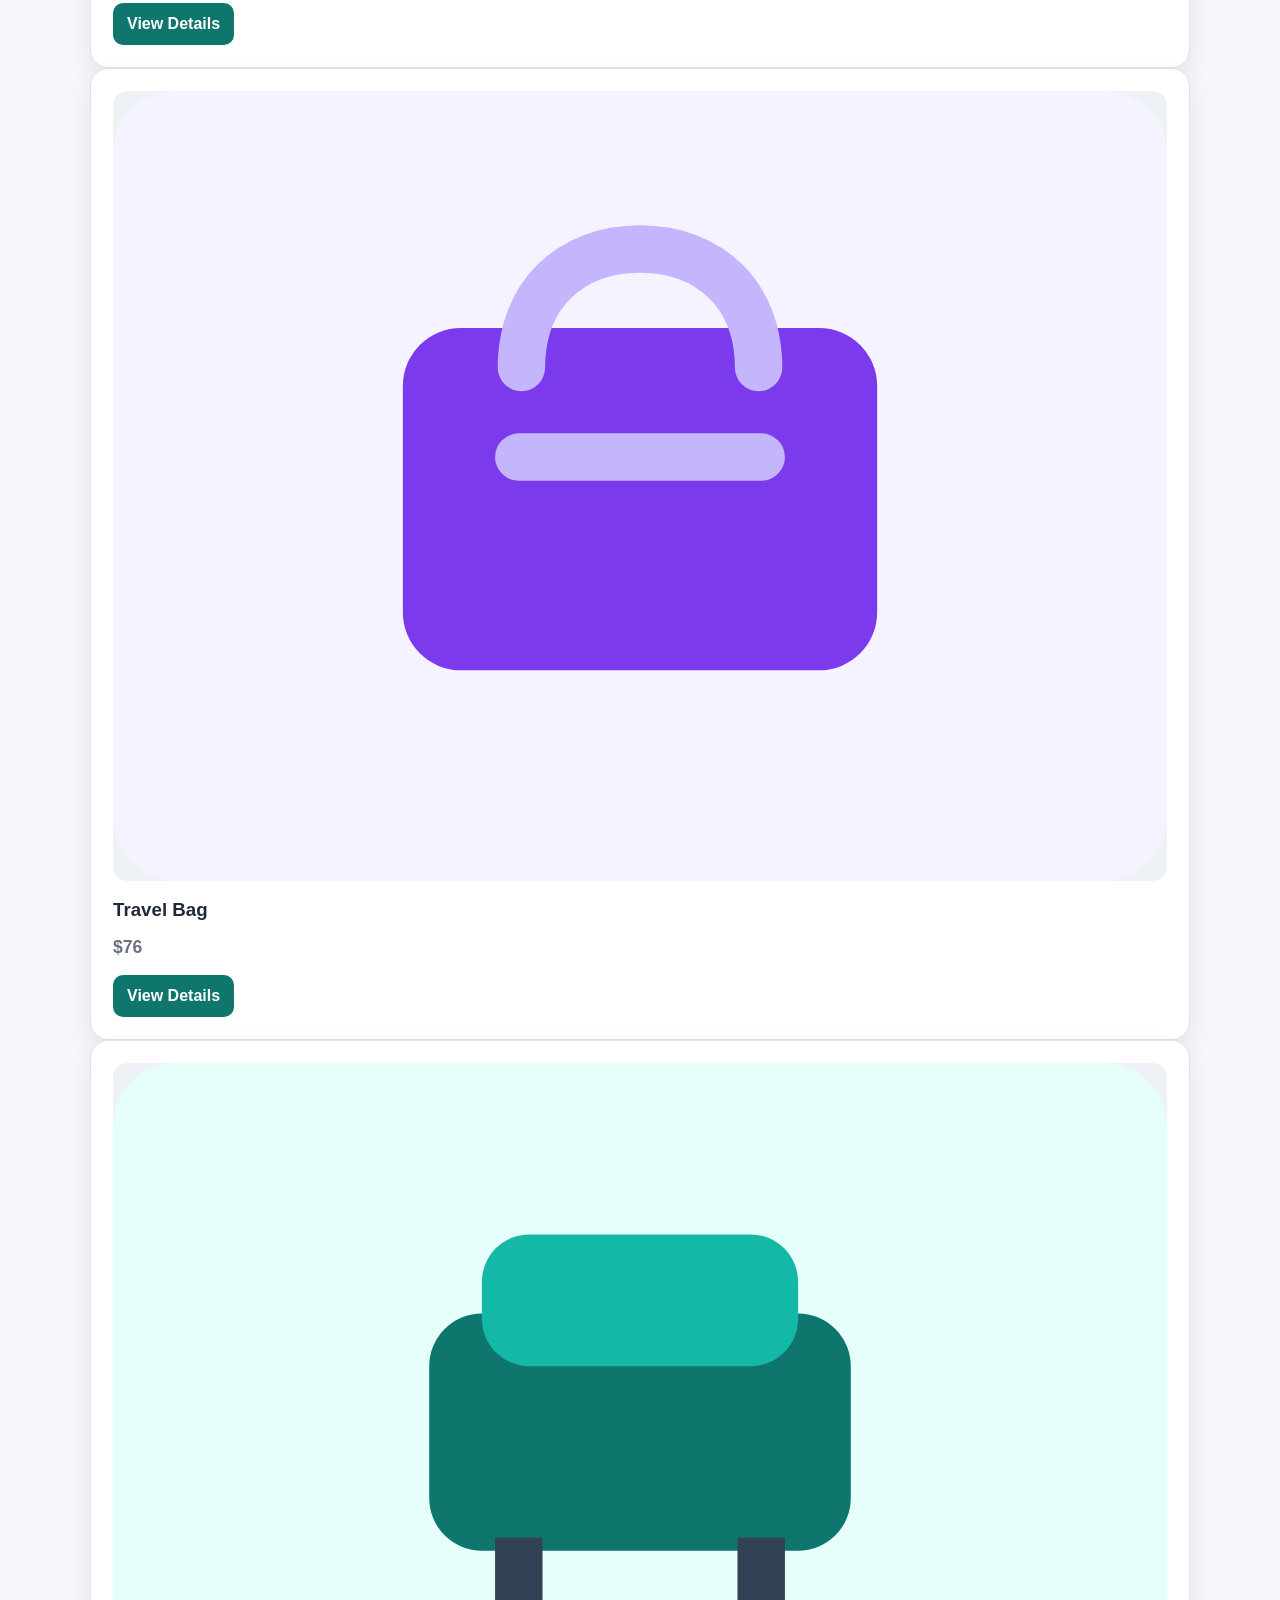
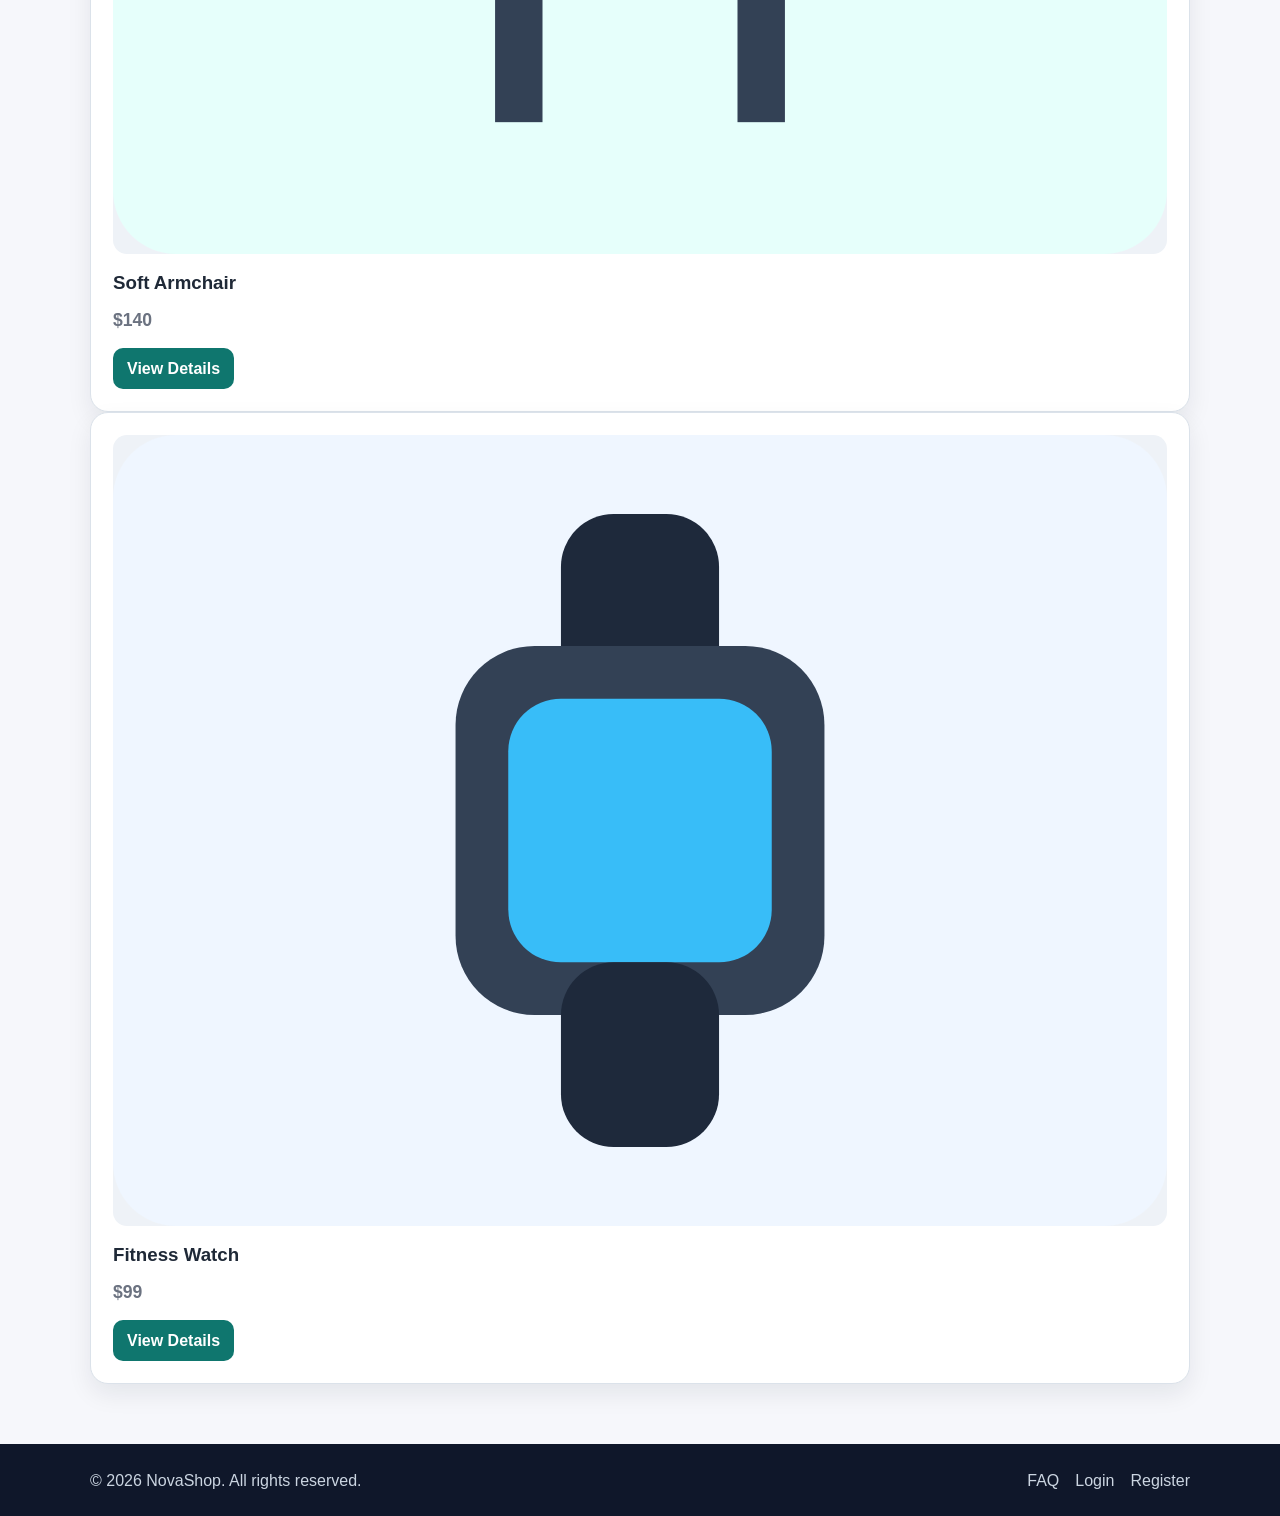
<file: ProjectFrontEnd/pages/products.html>
<!DOCTYPE html>
<html lang="en">
<head>
  <meta charset="UTF-8">
  <meta name="viewport" content="width=device-width, initial-scale=1.0">
  <title>NovaShop | Products</title>
  <link rel="stylesheet" href="../css/style.css">
</head>
<body>
  <header class="site-header">
    <nav class="navbar container">
      <a class="logo" href="../index.html">NovaShop</a>
      <div class="nav-links">
        <a href="../index.html">Home</a>
        <a href="products.html" class="active">Products</a>
        <a href="cart.html">Cart</a>
        <a href="profile.html">Profile</a>
        <a href="about.html">About</a>
        <a href="contact.html">Contact</a>
      </div>
    </nav>
  </header>

  <main class="container">
    <section class="page-banner">
      <p class="page-tag">Our Collection</p>
      <h1>Products</h1>
      <p>Explore popular items with a simple card layout and responsive spacing.</p>
    </section>

    <section class="filters">
      <div class="filter-box">Category: All</div>
      <div class="filter-box">Price: Any</div>
      <div class="filter-box">Sort: Featured</div>
    </section>

    <section class="product-grid">
      <article class="card product-card">
        <img src="../images/chair.svg" alt="Modern chair">
        <h3>Modern Chair</h3>
        <p class="price">$89</p>
        <a class="btn small-btn" href="product-details.html">View Details</a>
      </article>
      <article class="card product-card">
        <img src="../images/watch.svg" alt="Smart watch">
        <h3>Smart Watch</h3>
        <p class="price">$129</p>
        <a class="btn small-btn" href="product-details.html">View Details</a>
      </article>
      <article class="card product-card">
        <img src="../images/lamp.svg" alt="Desk lamp">
        <h3>Desk Lamp</h3>
        <p class="price">$45</p>
        <a class="btn small-btn" href="product-details.html">View Details</a>
      </article>
      <article class="card product-card">
        <img src="../images/bag.svg" alt="Travel bag">
        <h3>Travel Bag</h3>
        <p class="price">$76</p>
        <a class="btn small-btn" href="product-details.html">View Details</a>
      </article>
      <article class="card product-card">
        <img src="../images/chair.svg" alt="Soft armchair">
        <h3>Soft Armchair</h3>
        <p class="price">$140</p>
        <a class="btn small-btn" href="product-details.html">View Details</a>
      </article>
      <article class="card product-card">
        <img src="../images/watch.svg" alt="Fitness watch">
        <h3>Fitness Watch</h3>
        <p class="price">$99</p>
        <a class="btn small-btn" href="product-details.html">View Details</a>
      </article>
    </section>
  </main>

  <footer class="site-footer">
    <div class="container footer-content">
      <p>&copy; 2026 NovaShop. All rights reserved.</p>
      <div class="footer-links">
        <a href="faq.html">FAQ</a>
        <a href="login.html">Login</a>
        <a href="register.html">Register</a>
      </div>
    </div>
  </footer>
</body>
</html>
</file>
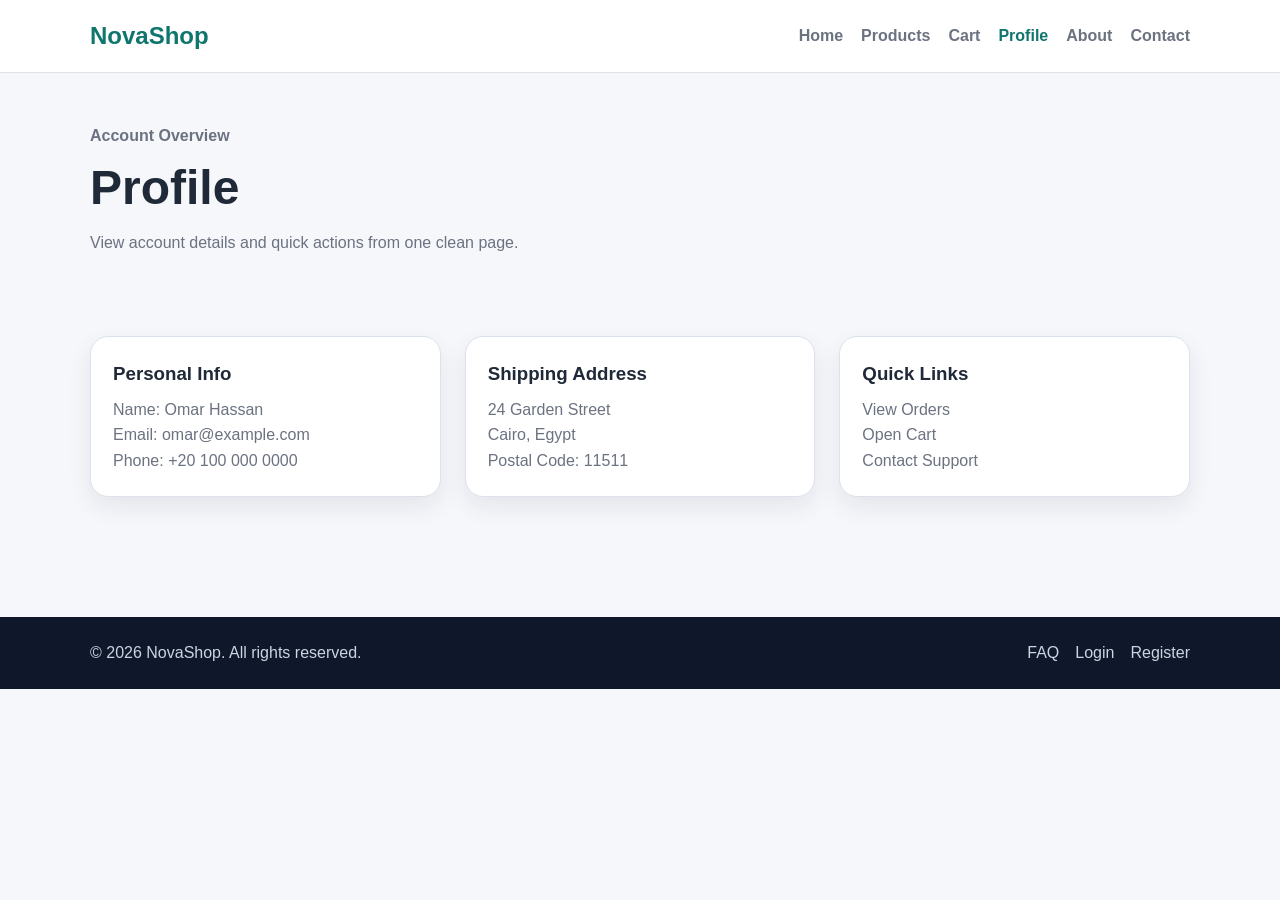
<file: ProjectFrontEnd/pages/profile.html>
<!DOCTYPE html>
<html lang="en">
<head>
  <meta charset="UTF-8">
  <meta name="viewport" content="width=device-width, initial-scale=1.0">
  <title>NovaShop | Profile</title>
  <link rel="stylesheet" href="../css/style.css">
</head>
<body>
  <header class="site-header">
    <nav class="navbar container">
      <a class="logo" href="../index.html">NovaShop</a>
      <div class="nav-links">
        <a href="../index.html">Home</a>
        <a href="products.html">Products</a>
        <a href="cart.html">Cart</a>
        <a href="profile.html" class="active">Profile</a>
        <a href="about.html">About</a>
        <a href="contact.html">Contact</a>
      </div>
    </nav>
  </header>

  <main class="container">
    <section class="page-banner">
      <p class="page-tag">Account Overview</p>
      <h1>Profile</h1>
      <p>View account details and quick actions from one clean page.</p>
    </section>

    <section class="info-grid section">
      <article class="card">
        <h3>Personal Info</h3>
        <p>Name: Omar Hassan</p>
        <p>Email: omar@example.com</p>
        <p>Phone: +20 100 000 0000</p>
      </article>
      <article class="card">
        <h3>Shipping Address</h3>
        <p>24 Garden Street</p>
        <p>Cairo, Egypt</p>
        <p>Postal Code: 11511</p>
      </article>
      <article class="card">
        <h3>Quick Links</h3>
        <p><a href="orders.html">View Orders</a></p>
        <p><a href="cart.html">Open Cart</a></p>
        <p><a href="contact.html">Contact Support</a></p>
      </article>
    </section>
  </main>

  <footer class="site-footer">
    <div class="container footer-content">
      <p>&copy; 2026 NovaShop. All rights reserved.</p>
      <div class="footer-links">
        <a href="faq.html">FAQ</a>
        <a href="login.html">Login</a>
        <a href="register.html">Register</a>
      </div>
    </div>
  </footer>
</body>
</html>
</file>
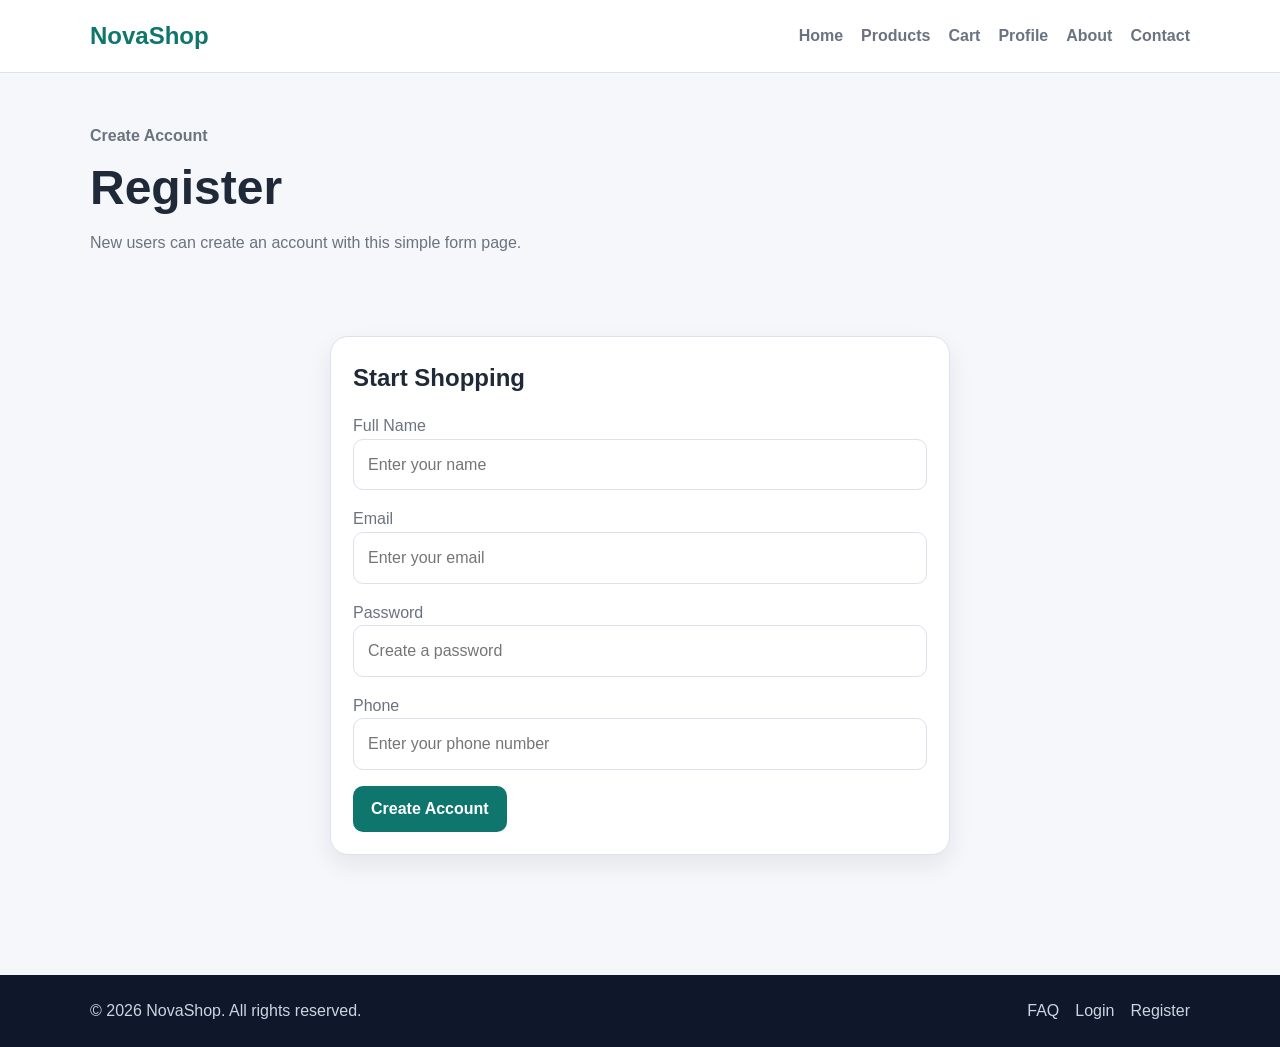
<file: ProjectFrontEnd/pages/register.html>
<!DOCTYPE html>
<html lang="en">
<head>
  <meta charset="UTF-8">
  <meta name="viewport" content="width=device-width, initial-scale=1.0">
  <title>NovaShop | Register</title>
  <link rel="stylesheet" href="../css/style.css">
</head>
<body>
  <header class="site-header">
    <nav class="navbar container">
      <a class="logo" href="../index.html">NovaShop</a>
      <div class="nav-links">
        <a href="../index.html">Home</a>
        <a href="products.html">Products</a>
        <a href="cart.html">Cart</a>
        <a href="profile.html">Profile</a>
        <a href="about.html">About</a>
        <a href="contact.html">Contact</a>
      </div>
    </nav>
  </header>

  <main class="container">
    <section class="page-banner">
      <p class="page-tag">Create Account</p>
      <h1>Register</h1>
      <p>New users can create an account with this simple form page.</p>
    </section>

    <section class="section">
      <form class="form-box" style="max-width: 620px; margin: 0 auto;">
        <h2>Start Shopping</h2>
        <div class="field-group">
          <label for="register-name">Full Name</label>
          <input id="register-name" type="text" placeholder="Enter your name">
        </div>
        <div class="field-group">
          <label for="register-email">Email</label>
          <input id="register-email" type="email" placeholder="Enter your email">
        </div>
        <div class="field-group">
          <label for="register-password">Password</label>
          <input id="register-password" type="password" placeholder="Create a password">
        </div>
        <div class="field-group">
          <label for="register-phone">Phone</label>
          <input id="register-phone" type="text" placeholder="Enter your phone number">
        </div>
        <a class="btn" href="login.html">Create Account</a>
      </form>
    </section>
  </main>

  <footer class="site-footer">
    <div class="container footer-content">
      <p>&copy; 2026 NovaShop. All rights reserved.</p>
      <div class="footer-links">
        <a href="faq.html">FAQ</a>
        <a href="login.html">Login</a>
        <a href="register.html">Register</a>
      </div>
    </div>
  </footer>
</body>
</html>
</file>
<file: ProjectFrontEnd/css/style.css>
/* Basic reset */
* {
  box-sizing: border-box;
  margin: 0;
  padding: 0;
}

:root {
  --bg: #f6f7fb;
  --surface: #ffffff;
  --surface-soft: #eef2f7;
  --text: #1f2937;
  --muted: #6b7280;
  --primary: #0f766e;
  --primary-dark: #115e59;
  --border: #dbe2ea;
  --shadow: 0 10px 25px rgba(15, 23, 42, 0.08);
}

body {
  font-family: Arial, Helvetica, sans-serif;
  background: var(--bg);
  color: var(--text);
  line-height: 1.6;
}

img {
  display: block;
  width: 100%;
}

a {
  color: inherit;
  text-decoration: none;
}

ul {
  list-style: none;
}

.container {
  width: min(1100px, 92%);
  margin: 0 auto;
}

.site-header {
  background: var(--surface);
  border-bottom: 1px solid var(--border);
  position: sticky;
  top: 0;
  z-index: 10;
}

.navbar {
  min-height: 72px;
  display: flex;
  align-items: center;
  justify-content: space-between;
  gap: 20px;
  flex-wrap: wrap;
}

.logo {
  font-size: 1.5rem;
  font-weight: 700;
  color: var(--primary);
}

.nav-links {
  display: flex;
  gap: 18px;
  flex-wrap: wrap;
}

.nav-links a {
  color: var(--muted);
  font-weight: 600;
}

.nav-links a:hover,
.nav-links .active {
  color: var(--primary);
}

.hero {
  padding: 70px 0;
  background: linear-gradient(135deg, #ecfeff, #f8fafc);
}

.hero-grid,
.info-grid,
.product-detail,
.form-layout,
.two-column {
  display: grid;
  gap: 24px;
}

.hero-grid,
.product-detail,
.two-column {
  grid-template-columns: repeat(2, 1fr);
}

.hero h1,
.page-banner h1 {
  font-size: clamp(2rem, 4vw, 3rem);
  line-height: 1.2;
  margin-bottom: 14px;
}

.tag,
.page-tag {
  color: var(--primary);
  font-weight: 700;
  margin-bottom: 10px;
}

.lead {
  color: var(--muted);
  max-width: 560px;
}

.hero-actions,
.action-row {
  display: flex;
  gap: 14px;
  flex-wrap: wrap;
  margin-top: 22px;
}

.hero-card,
.card,
.form-box,
.table-box {
  background: var(--surface);
  border: 1px solid var(--border);
  border-radius: 18px;
  box-shadow: var(--shadow);
}

.hero-card,
.card,
.form-box,
.table-box,
.summary-box {
  padding: 22px;
}

.feature-list li {
  padding: 8px 0;
  border-bottom: 1px solid var(--border);
}

.feature-list li:last-child {
  border-bottom: 0;
}

.section {
  padding: 60px 0;
}

.section-light {
  background: #f1f5f9;
}

.section-head {
  display: flex;
  justify-content: space-between;
  align-items: center;
  gap: 12px;
  margin-bottom: 24px;
}

.section-head a {
  color: var(--primary);
  font-weight: 700;
}

.product-grid,
.info-grid {
  grid-template-columns: repeat(3, 1fr);
}

.product-card img,
.detail-image {
  background: var(--surface-soft);
  border-radius: 14px;
  margin-bottom: 14px;
}

.product-card h3,
.detail-info h2,
.card h3 {
  margin-bottom: 8px;
}

.price {
  color: var(--primary-dark);
  font-size: 1.1rem;
  font-weight: 700;
  margin-bottom: 14px;
}

.btn {
  display: inline-block;
  background: var(--primary);
  color: #fff;
  padding: 10px 18px;
  border-radius: 10px;
  font-weight: 700;
}

.btn:hover {
  background: var(--primary-dark);
}

.btn-light {
  background: var(--surface);
  color: var(--primary);
  border: 1px solid var(--border);
}

.small-btn {
  padding: 8px 14px;
}

.page-banner {
  padding: 50px 0 20px;
}

.page-banner p,
.muted,
label {
  color: var(--muted);
}

.filters {
  display: flex;
  gap: 12px;
  flex-wrap: wrap;
  margin-bottom: 24px;
}

.filter-box,
input,
textarea,
select {
  width: 100%;
  background: var(--surface);
  border: 1px solid var(--border);
  border-radius: 10px;
  padding: 12px 14px;
  font: inherit;
}

.filter-box {
  width: auto;
  min-width: 150px;
}

.detail-info p,
.card p,
td,
th {
  color: var(--muted);
}

.detail-info ul {
  margin: 16px 0;
}

.detail-info li {
  padding: 6px 0;
}

.table-box {
  overflow-x: auto;
}

table {
  width: 100%;
  border-collapse: collapse;
}

th,
td {
  padding: 14px 10px;
  text-align: left;
  border-bottom: 1px solid var(--border);
}

.summary-box {
  background: var(--surface);
  border: 1px solid var(--border);
  border-radius: 18px;
  box-shadow: var(--shadow);
  align-self: start;
}

.summary-line {
  display: flex;
  justify-content: space-between;
  margin: 10px 0;
}

.summary-total {
  font-weight: 700;
  color: var(--text);
  font-size: 1.1rem;
  padding-top: 10px;
  border-top: 1px solid var(--border);
}

.form-layout {
  grid-template-columns: repeat(2, 1fr);
}

.form-box h2,
.summary-box h3 {
  margin-bottom: 16px;
}

.field-group {
  margin-bottom: 16px;
}

textarea {
  min-height: 120px;
  resize: vertical;
}

.site-footer {
  background: #0f172a;
  color: #cbd5e1;
  margin-top: 60px;
}

.footer-content {
  min-height: 72px;
  display: flex;
  justify-content: space-between;
  align-items: center;
  gap: 20px;
  flex-wrap: wrap;
  padding: 20px 0;
}

.footer-links {
  display: flex;
  gap: 16px;
  flex-wrap: wrap;
}

.footer-links a:hover {
  color: #fff;
}

@media (max-width: 860px) {
  .hero-grid,
  .product-detail,
  .two-column,
  .form-layout,
  .product-grid,
  .info-grid {
    grid-template-columns: 1fr;
  }

  .navbar,
  .section-head,
  .footer-content {
    align-items: flex-start;
  }
}
</file>
